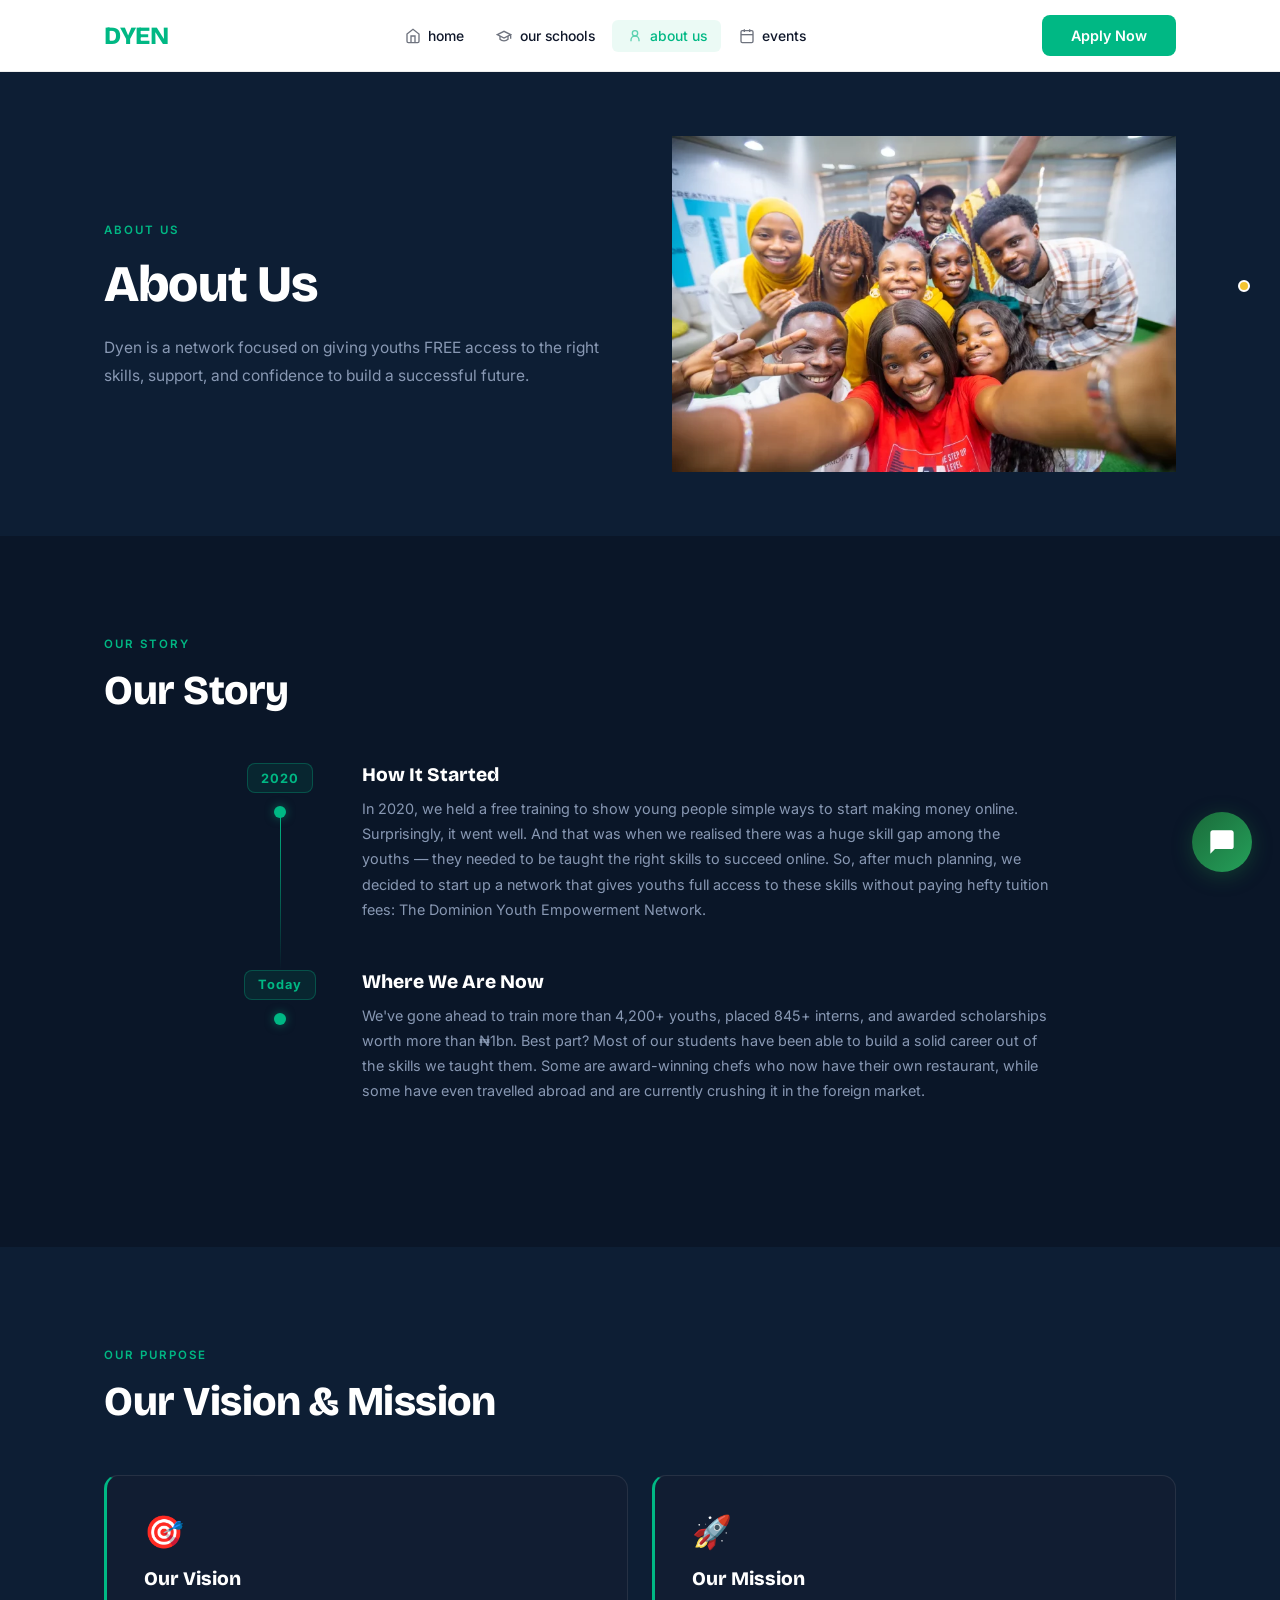
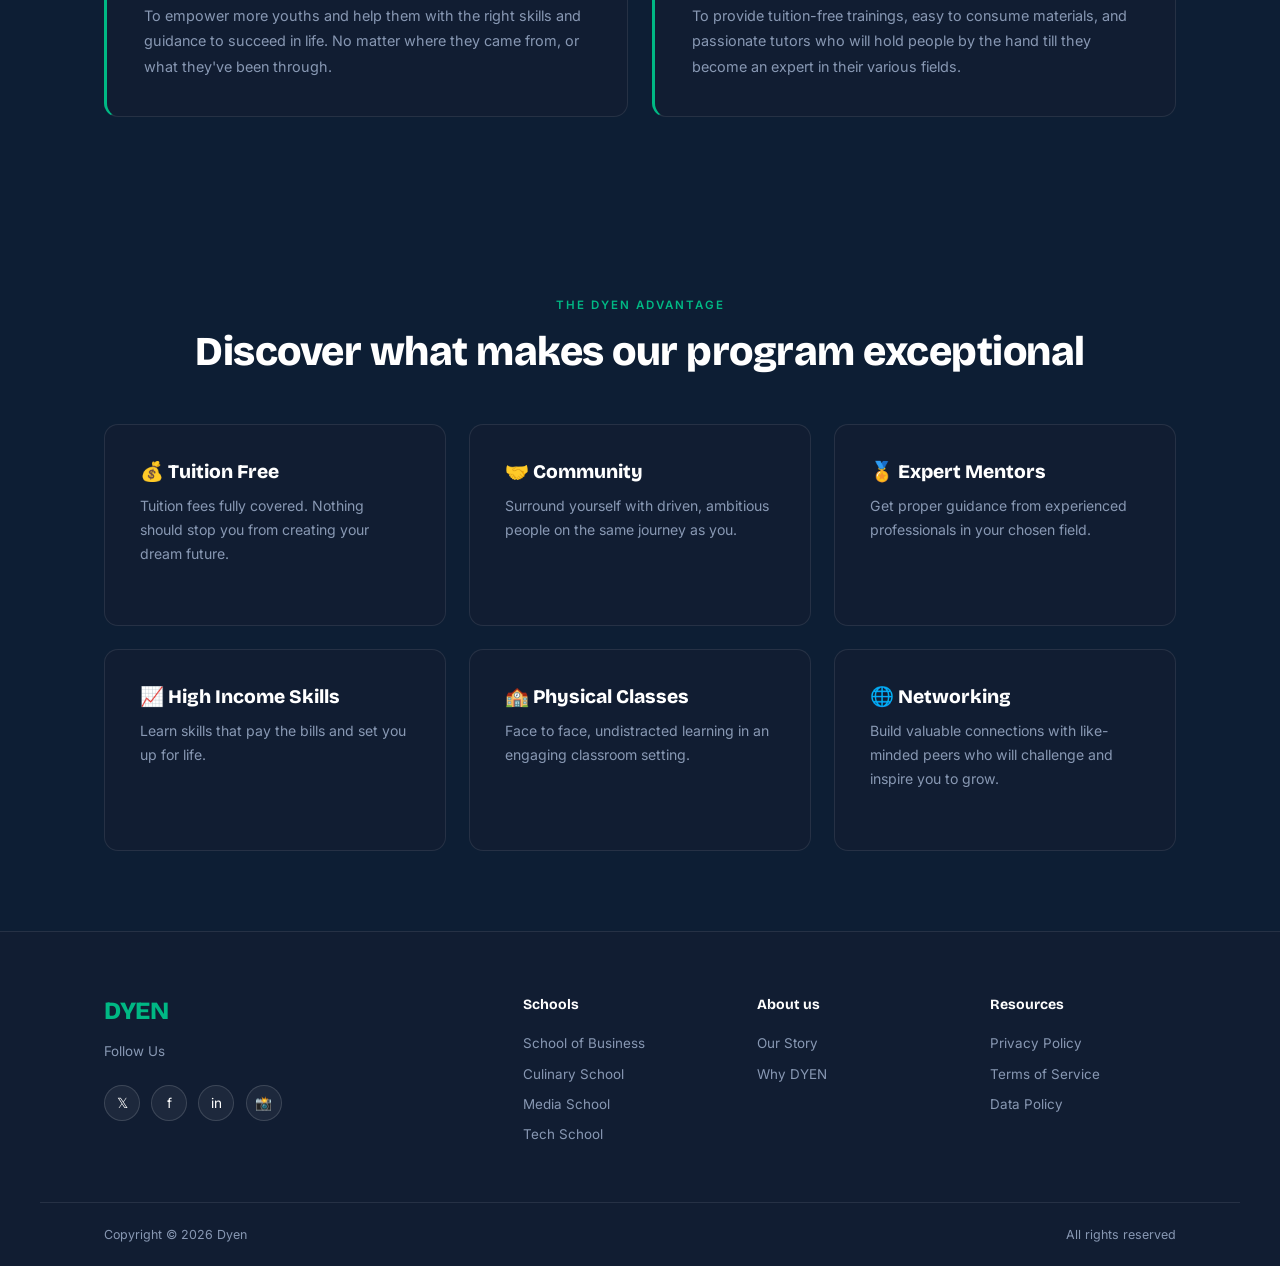
<file: about.html>
<!doctype html>
<html lang="en">
  <head>
    <meta charset="UTF-8" />
    <meta name="viewport" content="width=device-width, initial-scale=1.0" />
    <title>About Us | DYEN</title>
    <link
      href="https://fonts.googleapis.com/css2?family=Bricolage+Grotesque:opsz,wght@12..96,400;12..96,600;12..96,700;12..96,800&family=Inter:wght@300;400;500;600&display=swap"
      rel="stylesheet"
    />
    <link rel="stylesheet" href="style.css" />
  </head>
  <body>
    <!-- ═══════════ NAV ═══════════ -->
    <nav>
      <div class="nav-inner">
        <a href="index.html" class="logo-wrap" aria-label="DYEN — Home">
          <span class="logo-text">DYEN</span>
        </a>
        <ul class="nav-links">
          <li>
            <a href="index.html" id="nl-home"
              ><svg
                class="nav-icon"
                viewBox="0 0 24 24"
                fill="none"
                stroke="currentColor"
                stroke-width="2"
              >
                <path d="M3 9l9-7 9 7v11a2 2 0 01-2 2H5a2 2 0 01-2-2z" />
                <polyline points="9,22 9,12 15,12 15,22" /></svg
              >home</a
            >
          </li>
          <li>
            <a href="schools.html" id="nl-schools"
              ><svg
                class="nav-icon"
                viewBox="0 0 24 24"
                fill="none"
                stroke="currentColor"
                stroke-width="2"
              >
                <path d="M22 10v6M2 10l10-5 10 5-10 5z" />
                <path d="M6 12v5c3 3 9 3 12 0v-5" /></svg
              >our schools</a
            >
          </li>
          <li>
            <a href="about.html" id="nl-about"
              ><svg
                class="nav-icon"
                viewBox="0 0 24 24"
                fill="none"
                stroke="currentColor"
                stroke-width="2"
              >
                <circle cx="12" cy="8" r="4" />
                <path d="M6 20v-2a6 6 0 0112 0v2" /></svg
              >about us</a
            >
          </li>
          <li>
            <a href="#"
              ><svg
                class="nav-icon"
                viewBox="0 0 24 24"
                fill="none"
                stroke="currentColor"
                stroke-width="2"
              >
                <rect x="3" y="4" width="18" height="18" rx="2" />
                <line x1="16" y1="2" x2="16" y2="6" />
                <line x1="8" y1="2" x2="8" y2="6" />
                <line x1="3" y1="10" x2="21" y2="10" /></svg
              >events</a
            >
          </li>
        </ul>
        <div class="nav-cta">
          <a href="apply.html" class="btn btn-green">Apply Now</a>
        </div>
        <button
          class="hamburger"
          id="hamburgerBtn"
          onclick="toggleMobile()"
          aria-label="Open menu"
        >
          <span></span><span></span><span></span>
        </button>
      </div>
    </nav>

    <div class="mobile-menu" id="mobileMenu">
      <a href="index.html"
        ><svg
          width="18"
          height="18"
          viewBox="0 0 24 24"
          fill="none"
          stroke="currentColor"
          stroke-width="2"
        >
          <path d="M3 9l9-7 9 7v11a2 2 0 01-2 2H5a2 2 0 01-2-2z" /></svg
        >Home</a
      >
      <a href="schools.html"
        ><svg
          width="18"
          height="18"
          viewBox="0 0 24 24"
          fill="none"
          stroke="currentColor"
          stroke-width="2"
        >
          <path d="M22 10v6M2 10l10-5 10 5-10 5z" /></svg
        >Our Schools</a
      >
      <a href="about.html"
        ><svg
          width="18"
          height="18"
          viewBox="0 0 24 24"
          fill="none"
          stroke="currentColor"
          stroke-width="2"
        >
          <circle cx="12" cy="8" r="4" />
          <path d="M6 20v-2a6 6 0 0112 0v2" /></svg
        >About Us</a
      >
      <a href="#"
        ><svg
          width="18"
          height="18"
          viewBox="0 0 24 24"
          fill="none"
          stroke="currentColor"
          stroke-width="2"
        >
          <rect x="3" y="4" width="18" height="18" rx="2" />
          <line x1="16" y1="2" x2="16" y2="6" />
          <line x1="8" y1="2" x2="8" y2="6" />
          <line x1="3" y1="10" x2="21" y2="10" /></svg
        >Events</a
      >
      <a href="apply.html" class="mob-apply">Apply Now</a>
    </div>

    <!-- ═══════════ PAGE HERO ═══════════ -->
    <div class="about-hero">
      <div class="about-hero-in">
        <div class="about-hero-text">
          <span class="section-tag">About Us</span>
          <h1>About Us</h1>
          <p>
            Dyen is a network focused on giving youths FREE access to the right
            skills, support, and confidence to build a successful future.
          </p>
        </div>
        <div class="about-hero-img">
          <!-- Replace with: <img src="about-hero.jpg" alt="DYEN students in class"> -->
          <img src="about us.webp" alt="" />
          <!-- <svg
              width="32"
              height="32"
              viewBox="0 0 24 24"
              fill="none"
              stroke="currentColor"
              stroke-width="1.5"
            >
              <rect x="3" y="3" width="18" height="18" rx="2" />
              <circle cx="8.5" cy="8.5" r="1.5" />
              <path d="m21 15-5-5L5 21" />
            </svg>
            <span
              >About us hero image<br />(4:3 ratio — e.g. 580 × 435 px)</span
            > -->
        </div>
      </div>
    </div>

    <!-- ═══════════ OUR STORY ═══════════ -->
    <section class="story-sec">
      <div class="container">
        <div class="reveal">
          <span class="section-tag">Our Story</span>
          <h2 class="section-title">Our Story</h2>
        </div>
        <div class="story-wrap">
          <div class="tl-item reveal">
            <div class="tl-year-box">
              <span class="tl-year">2020</span>
              <div class="tl-dot"></div>
            </div>
            <div class="tl-body">
              <h3>How It Started</h3>
              <p>
                In 2020, we held a free training to show young people simple
                ways to start making money online. Surprisingly, it went well.
                And that was when we realised there was a huge skill gap among
                the youths — they needed to be taught the right skills to
                succeed online. So, after much planning, we decided to start up
                a network that gives youths full access to these skills without
                paying hefty tuition fees: The Dominion Youth Empowerment
                Network.
              </p>
            </div>
          </div>

          <div class="tl-item reveal">
            <div class="tl-year-box">
              <span class="tl-year">Today</span>
              <div class="tl-dot"></div>
            </div>
            <div class="tl-body">
              <h3>Where We Are Now</h3>
              <p>
                We've gone ahead to train more than 4,200+ youths, placed 845+
                interns, and awarded scholarships worth more than ₦1bn. Best
                part? Most of our students have been able to build a solid
                career out of the skills we taught them. Some are award-winning
                chefs who now have their own restaurant, while some have even
                travelled abroad and are currently crushing it in the foreign
                market.
              </p>
            </div>
          </div>
        </div>
      </div>
    </section>

    <!-- ═══════════ VISION & MISSION ═══════════ -->
    <section class="vm-sec">
      <div class="container">
        <div class="reveal">
          <span class="section-tag">Our Purpose</span>
          <h2 class="section-title">Our Vision &amp; Mission</h2>
        </div>
        <div class="vm-grid">
          <div class="vm-card reveal">
            <div class="vm-icon">🎯</div>
            <h3>Our Vision</h3>
            <p>
              To empower more youths and help them with the right skills and
              guidance to succeed in life. No matter where they came from, or
              what they've been through.
            </p>
          </div>
          <div class="vm-card reveal">
            <div class="vm-icon">🚀</div>
            <h3>Our Mission</h3>
            <p>
              To provide tuition-free trainings, easy to consume materials, and
              passionate tutors who will hold people by the hand till they
              become an expert in their various fields.
            </p>
          </div>
        </div>
      </div>
    </section>

    <!-- ═══════════ THE DYEN ADVANTAGE ═══════════ -->
    <section class="wwd" style="padding: 5rem 0">
      <div class="container">
        <div class="reveal" style="text-align: center; margin-bottom: 1rem">
          <span class="section-tag">The DYEN Advantage</span>
          <h2 class="section-title">
            Discover what makes our program exceptional
          </h2>
        </div>
        <div class="adv-grid">
          <div class="cando-card reveal">
            <h3>💰 Tuition Free</h3>
            <p>
              Tuition fees fully covered. Nothing should stop you from creating
              your dream future.
            </p>
          </div>
          <div class="cando-card reveal">
            <h3>🤝 Community</h3>
            <p>
              Surround yourself with driven, ambitious people on the same
              journey as you.
            </p>
          </div>
          <div class="cando-card reveal">
            <h3>🏅 Expert Mentors</h3>
            <p>
              Get proper guidance from experienced professionals in your chosen
              field.
            </p>
          </div>
          <div class="cando-card reveal">
            <h3>📈 High Income Skills</h3>
            <p>Learn skills that pay the bills and set you up for life.</p>
          </div>
          <div class="cando-card reveal">
            <h3>🏫 Physical Classes</h3>
            <p>
              Face to face, undistracted learning in an engaging classroom
              setting.
            </p>
          </div>
          <div class="cando-card reveal">
            <h3>🌐 Networking</h3>
            <p>
              Build valuable connections with like-minded peers who will
              challenge and inspire you to grow.
            </p>
          </div>
        </div>
      </div>
    </section>

    <!-- ═══════════ FOOTER ═══════════ -->
    <footer>
      <div class="footer-top">
        <div class="footer-brand">
          <span class="logo-text">DYEN</span>
          <p>Follow Us</p>
          <div class="social-row">
            <a href="#" class="soc">𝕏</a><a href="#" class="soc">f</a>
            <a href="#" class="soc">in</a><a href="#" class="soc">📸</a>
          </div>
        </div>
        <div class="footer-col">
          <h4>Schools</h4>
          <ul>
            <li>
              <a href="schools.html?type=DigitalMarketing"
                >School of Business</a
              >
            </li>
            <li><a href="schools.html?type=Culinary">Culinary School</a></li>
            <li><a href="schools.html?type=Media">Media School</a></li>
            <li><a href="schools.html?type=Tech">Tech School</a></li>
          </ul>
        </div>
        <div class="footer-col">
          <h4>About us</h4>
          <ul>
            <li><a href="about.html">Our Story</a></li>
            <li><a href="about.html">Why DYEN</a></li>
          </ul>
        </div>
        <div class="footer-col">
          <h4>Resources</h4>
          <ul>
            <li><a href="#">Privacy Policy</a></li>
            <li><a href="#">Terms of Service</a></li>
            <li><a href="#">Data Policy</a></li>
          </ul>
        </div>
      </div>
      <div class="footer-bottom">
        <span>Copyright © 2026 Dyen</span>
        <span>All rights reserved</span>
      </div>
    </footer>
    <div id="dyen-chat-bubble">
      <div id="dyen-chat-window">
        <!-- Header -->
        <div id="dyen-chat-header">
          <div id="dyen-avatar">🌱</div>
          <div id="dyen-header-info">
            <h4>DYEN Assistant</h4>
            <p>Online &mdash; Ready to help</p>
          </div>
        </div>

        <!-- Messages -->
        <div id="dyen-messages">
          <div class="dyen-msg-label">DYEN Assistant</div>
          <div class="dyen-msg bot">
            👋 Hi there! Welcome to <strong>DYEN</strong> — Dominion Youth
            Empowerment Network. I'm here to answer your questions about our
            programs, schools, and how to apply. How can I help you today?
          </div>
        </div>

        <!-- Input Bar -->
        <div id="dyen-input-bar">
          <input
            id="dyen-input"
            type="text"
            placeholder="Ask me anything…"
            autocomplete="off"
          />
          <button id="dyen-send-btn" title="Send message">
            <svg viewBox="0 0 24 24" xmlns="http://www.w3.org/2000/svg">
              <path d="M2.01 21L23 12 2.01 3 2 10l15 2-15 2z" />
            </svg>
          </button>
        </div>

        <!-- Footer -->
        <div id="dyen-chat-footer">
          Powered by DYEN &bull; Warri, Delta State
        </div>
      </div>

      <!-- Toggle Button -->
      <button id="dyen-toggle-btn" title="Chat with us">
        <div id="dyen-unread-dot"></div>
        <!-- Chat icon -->
        <svg
          class="icon-chat"
          viewBox="0 0 24 24"
          xmlns="http://www.w3.org/2000/svg"
        >
          <path
            d="M20 2H4c-1.1 0-2 .9-2 2v18l4-4h14c1.1 0 2-.9 2-2V4c0-1.1-.9-2-2-2z"
          />
        </svg>
        <!-- Close icon -->
        <svg
          class="icon-close"
          viewBox="0 0 24 24"
          xmlns="http://www.w3.org/2000/svg"
        >
          <path
            d="M19 6.41L17.59 5 12 10.59 6.41 5 5 6.41 10.59 12 5 17.59 6.41 19 12 13.41 17.59 19 19 17.59 13.41 12z"
          />
        </svg>
      </button>
    </div>
    <script src="main.js"></script>
  </body>
</html>
</file>
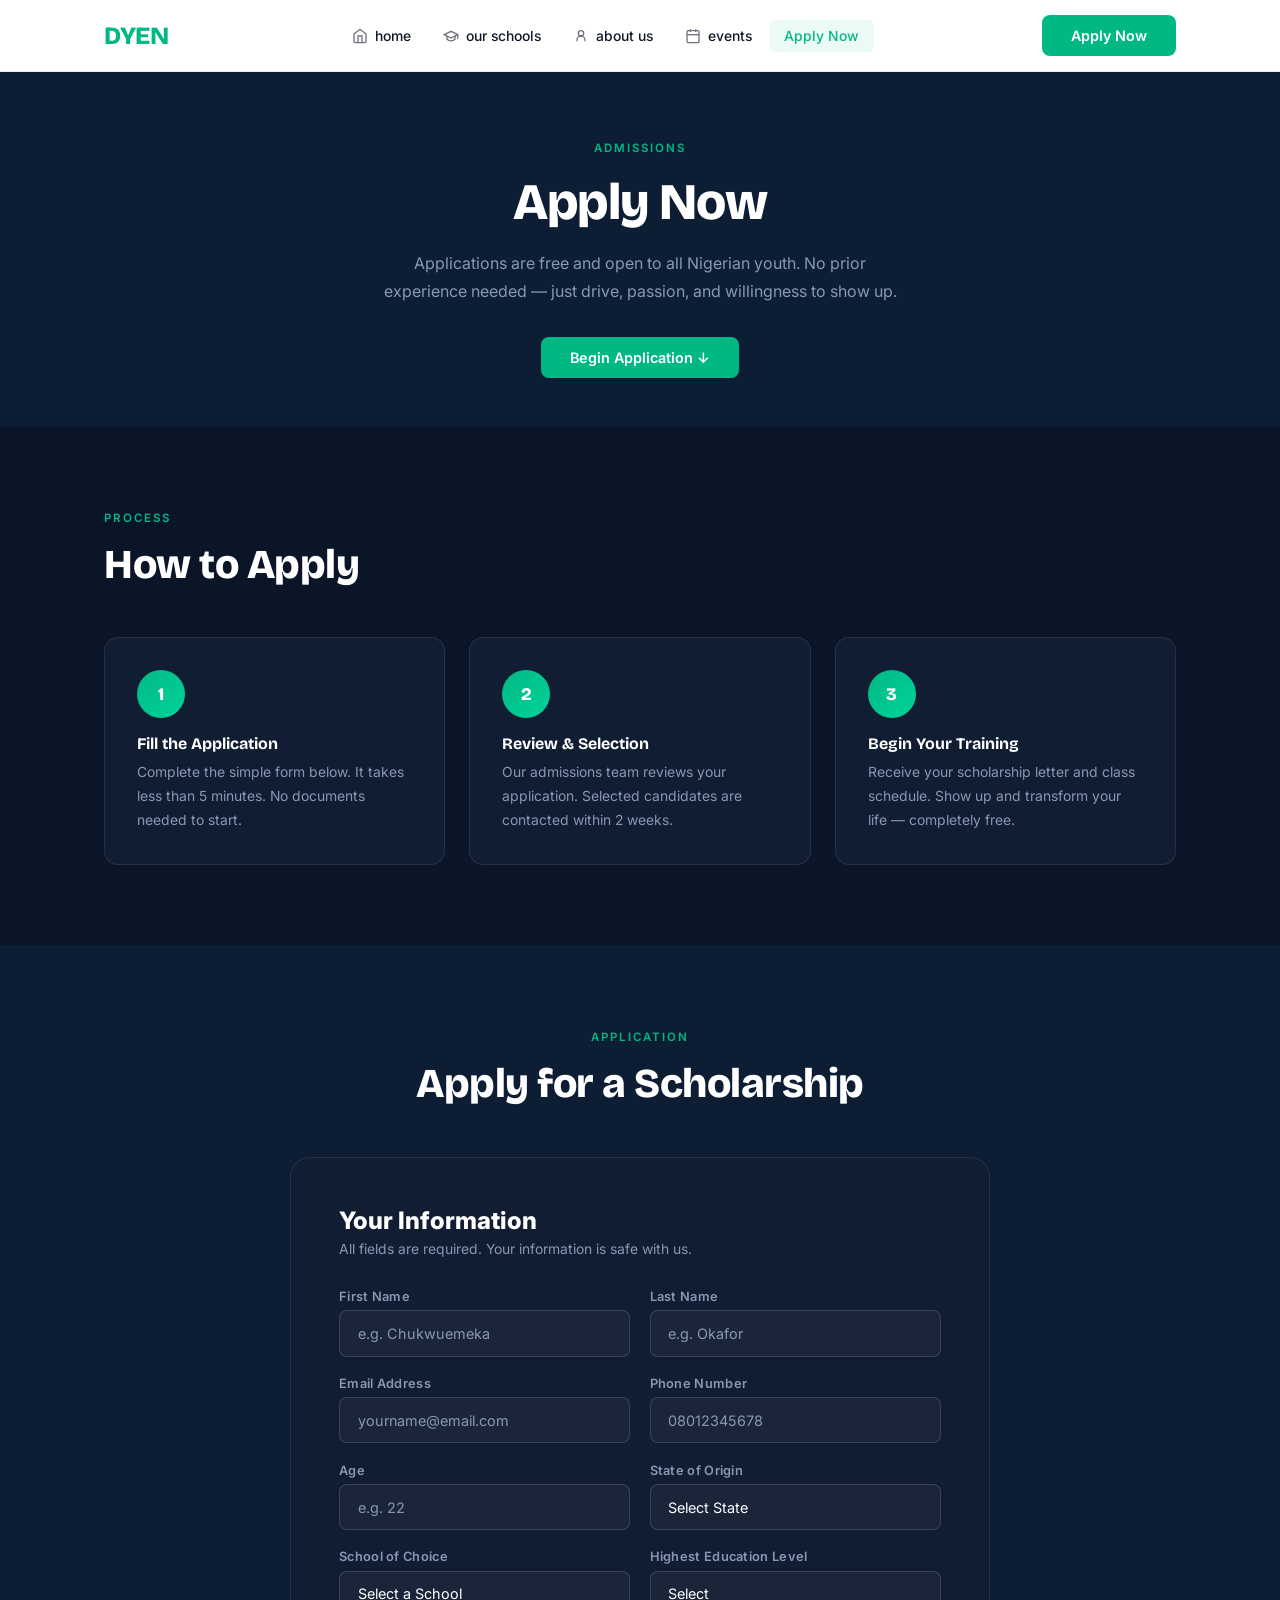
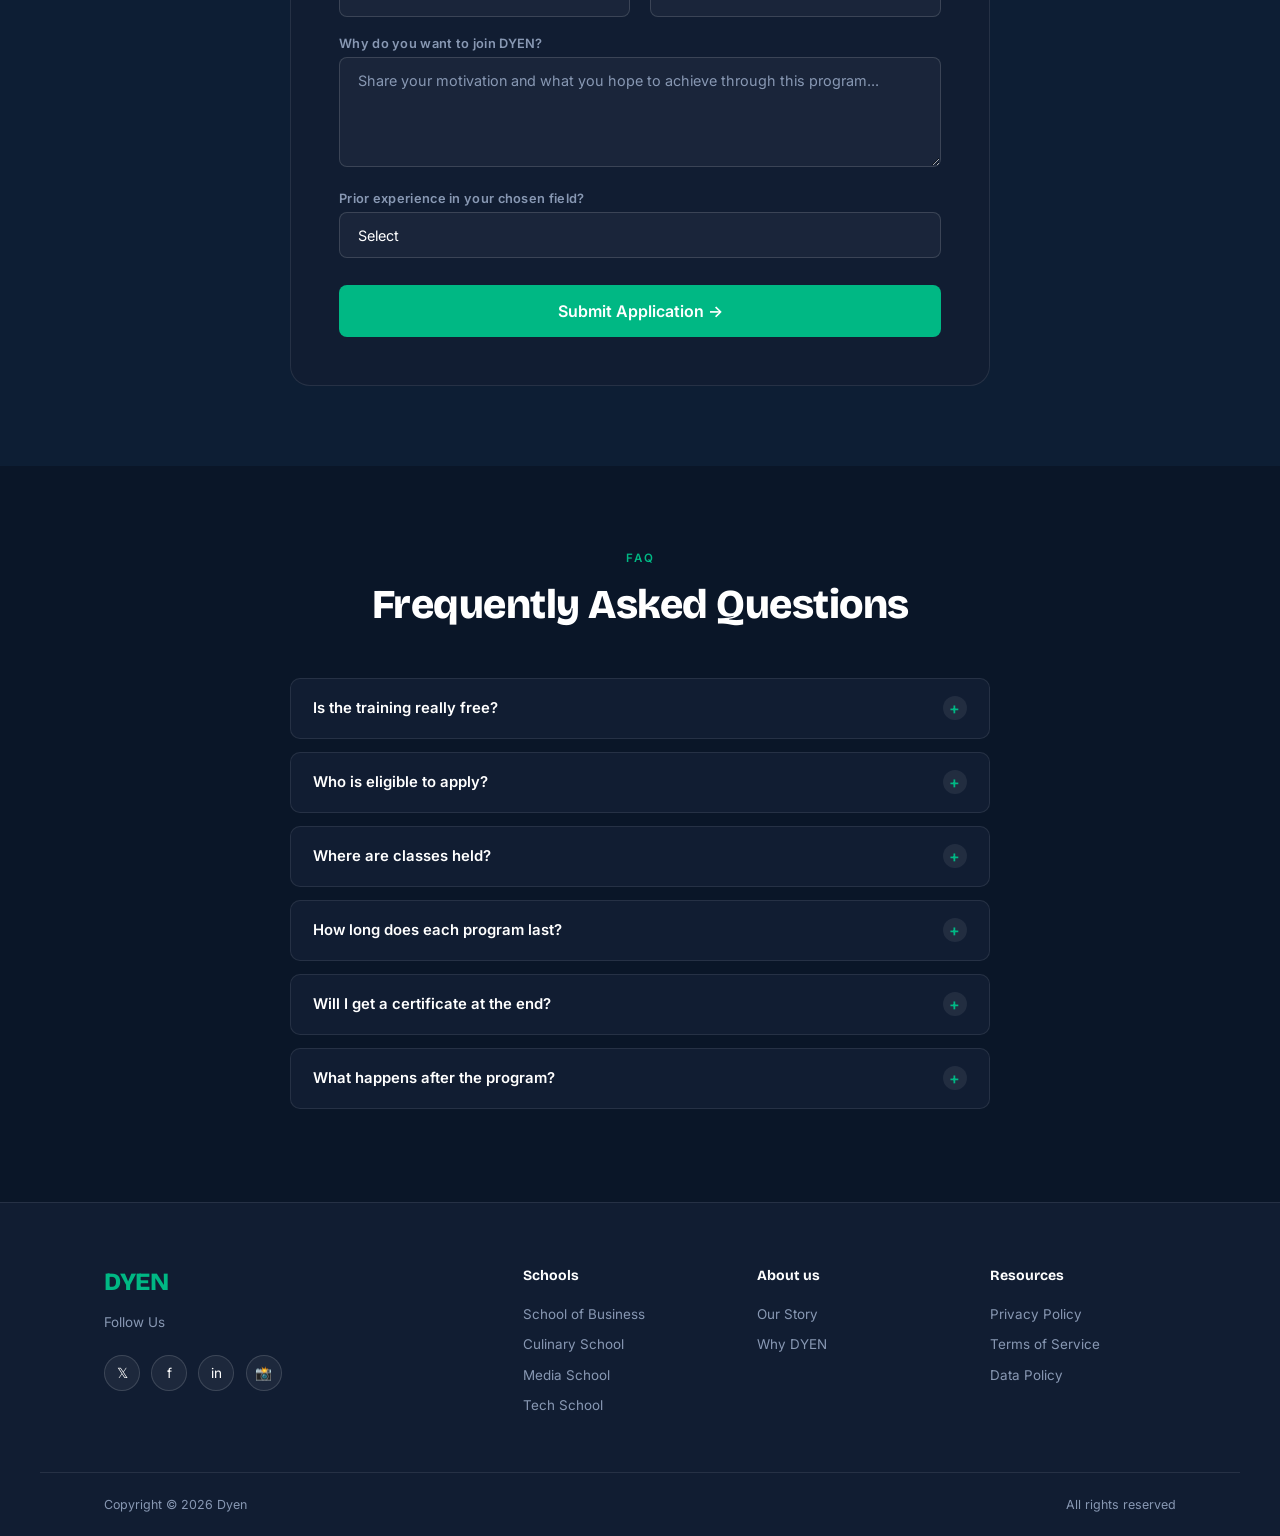
<file: apply.html>
<!doctype html>
<html lang="en">
  <head>
    <meta charset="UTF-8" />
    <meta name="viewport" content="width=device-width, initial-scale=1.0" />
    <title>Apply Now | DYEN</title>
    <link
      href="https://fonts.googleapis.com/css2?family=Bricolage+Grotesque:opsz,wght@12..96,400;12..96,600;12..96,700;12..96,800&family=Inter:wght@300;400;500;600&display=swap"
      rel="stylesheet"
    />
    <link rel="stylesheet" href="style.css" />
  </head>
  <body>
    <!-- ═══════════ NAV ═══════════ -->
    <nav>
      <div class="nav-inner">
        <a href="index.html" class="logo-wrap" aria-label="DYEN — Home">
          <span class="logo-text">DYEN</span>
        </a>
        <ul class="nav-links">
          <li>
            <a href="index.html" id="nl-home"
              ><svg
                class="nav-icon"
                viewBox="0 0 24 24"
                fill="none"
                stroke="currentColor"
                stroke-width="2"
              >
                <path d="M3 9l9-7 9 7v11a2 2 0 01-2 2H5a2 2 0 01-2-2z" />
                <polyline points="9,22 9,12 15,12 15,22" /></svg
              >home</a
            >
          </li>
          <li>
            <a href="schools.html" id="nl-schools"
              ><svg
                class="nav-icon"
                viewBox="0 0 24 24"
                fill="none"
                stroke="currentColor"
                stroke-width="2"
              >
                <path d="M22 10v6M2 10l10-5 10 5-10 5z" />
                <path d="M6 12v5c3 3 9 3 12 0v-5" /></svg
              >our schools</a
            >
          </li>
          <li>
            <a href="about.html" id="nl-about"
              ><svg
                class="nav-icon"
                viewBox="0 0 24 24"
                fill="none"
                stroke="currentColor"
                stroke-width="2"
              >
                <circle cx="12" cy="8" r="4" />
                <path d="M6 20v-2a6 6 0 0112 0v2" /></svg
              >about us</a
            >
          </li>
          <li>
            <a href="#"
              ><svg
                class="nav-icon"
                viewBox="0 0 24 24"
                fill="none"
                stroke="currentColor"
                stroke-width="2"
              >
                <rect x="3" y="4" width="18" height="18" rx="2" />
                <line x1="16" y1="2" x2="16" y2="6" />
                <line x1="8" y1="2" x2="8" y2="6" />
                <line x1="3" y1="10" x2="21" y2="10" /></svg
              >events</a
            >
          </li>
          <!-- Apply Now is highlighted as a separate nav item on this page -->
          <li><a href="apply.html" id="nl-apply">Apply Now</a></li>
        </ul>
        <div class="nav-cta">
          <a href="apply.html" class="btn btn-green">Apply Now</a>
        </div>
        <button
          class="hamburger"
          id="hamburgerBtn"
          onclick="toggleMobile()"
          aria-label="Open menu"
        >
          <span></span><span></span><span></span>
        </button>
      </div>
    </nav>

    <div class="mobile-menu" id="mobileMenu">
      <a href="index.html"
        ><svg
          width="18"
          height="18"
          viewBox="0 0 24 24"
          fill="none"
          stroke="currentColor"
          stroke-width="2"
        >
          <path d="M3 9l9-7 9 7v11a2 2 0 01-2 2H5a2 2 0 01-2-2z" /></svg
        >Home</a
      >
      <a href="schools.html"
        ><svg
          width="18"
          height="18"
          viewBox="0 0 24 24"
          fill="none"
          stroke="currentColor"
          stroke-width="2"
        >
          <path d="M22 10v6M2 10l10-5 10 5-10 5z" /></svg
        >Our Schools</a
      >
      <a href="about.html"
        ><svg
          width="18"
          height="18"
          viewBox="0 0 24 24"
          fill="none"
          stroke="currentColor"
          stroke-width="2"
        >
          <circle cx="12" cy="8" r="4" />
          <path d="M6 20v-2a6 6 0 0112 0v2" /></svg
        >About Us</a
      >
      <a href="#"
        ><svg
          width="18"
          height="18"
          viewBox="0 0 24 24"
          fill="none"
          stroke="currentColor"
          stroke-width="2"
        >
          <rect x="3" y="4" width="18" height="18" rx="2" />
          <line x1="16" y1="2" x2="16" y2="6" />
          <line x1="8" y1="2" x2="8" y2="6" />
          <line x1="3" y1="10" x2="21" y2="10" /></svg
        >Events</a
      >
      <a href="apply.html" class="mob-apply">Apply Now</a>
    </div>

    <!-- ═══════════ PAGE HERO ═══════════ -->
    <div class="apply-hero">
      <div class="inner">
        <span class="section-tag">Admissions</span>
        <h1>Apply Now</h1>
        <p>
          Applications are free and open to all Nigerian youth. No prior
          experience needed — just drive, passion, and willingness to show up.
        </p>
        <a href="#formSec" class="btn btn-green">Begin Application ↓</a>
      </div>
    </div>

    <!-- ═══════════ HOW TO APPLY ═══════════ -->
    <section class="apply-steps">
      <div class="container">
        <div class="reveal">
          <span class="section-tag">Process</span>
          <h2 class="section-title">How to Apply</h2>
        </div>
        <div class="steps-row">
          <div class="step-card reveal">
            <div class="step-num-circle">1</div>
            <h4>Fill the Application</h4>
            <p>
              Complete the simple form below. It takes less than 5 minutes. No
              documents needed to start.
            </p>
          </div>
          <div class="step-card reveal">
            <div class="step-num-circle">2</div>
            <h4>Review &amp; Selection</h4>
            <p>
              Our admissions team reviews your application. Selected candidates
              are contacted within 2 weeks.
            </p>
          </div>
          <div class="step-card reveal">
            <div class="step-num-circle">3</div>
            <h4>Begin Your Training</h4>
            <p>
              Receive your scholarship letter and class schedule. Show up and
              transform your life — completely free.
            </p>
          </div>
        </div>
      </div>
    </section>

    <!-- ═══════════ APPLICATION FORM ═══════════ -->
    <section class="apply-form-sec" id="formSec">
      <div class="container">
        <div class="reveal" style="text-align: center; margin-bottom: 3rem">
          <span class="section-tag">Application</span>
          <h2 class="section-title">Apply for a Scholarship</h2>
        </div>

        <div class="form-card reveal">
          <!-- Form fields (hidden on success) -->
          <div id="formBody">
            <div class="form-card-title">Your Information</div>
            <p class="form-card-sub">
              All fields are required. Your information is safe with us.
            </p>

            <div class="form-row-2">
              <div class="form-group">
                <label class="form-label" for="firstName">First Name</label>
                <input
                  class="form-control"
                  id="firstName"
                  type="text"
                  placeholder="e.g. Chukwuemeka"
                />
              </div>
              <div class="form-group">
                <label class="form-label" for="lastName">Last Name</label>
                <input
                  class="form-control"
                  id="lastName"
                  type="text"
                  placeholder="e.g. Okafor"
                />
              </div>
            </div>

            <div class="form-row-2">
              <div class="form-group">
                <label class="form-label" for="email">Email Address</label>
                <input
                  class="form-control"
                  id="email"
                  type="email"
                  placeholder="yourname@email.com"
                />
              </div>
              <div class="form-group">
                <label class="form-label" for="phone">Phone Number</label>
                <input
                  class="form-control"
                  id="phone"
                  type="tel"
                  placeholder="08012345678"
                />
              </div>
            </div>

            <div class="form-row-2">
              <div class="form-group">
                <label class="form-label" for="age">Age</label>
                <input
                  class="form-control"
                  id="age"
                  type="number"
                  min="16"
                  max="35"
                  placeholder="e.g. 22"
                />
              </div>
              <div class="form-group">
                <label class="form-label" for="state">State of Origin</label>
                <select class="form-control" id="state">
                  <option value="">Select State</option>
                  <option>Delta State</option>
                  <option>Lagos State</option>
                  <option>Rivers State</option>
                  <option>Anambra State</option>
                  <option>Imo State</option>
                  <option>Edo State</option>
                  <option>Bayelsa State</option>
                  <option>Cross River State</option>
                  <option>Akwa Ibom State</option>
                  <option>Ogun State</option>
                  <option>Oyo State</option>
                  <option>Enugu State</option>
                  <option>Abia State</option>
                  <option>Ebonyi State</option>
                  <option>Kano State</option>
                  <option>Kaduna State</option>
                  <option>Other</option>
                </select>
              </div>
            </div>

            <div class="form-row-2">
              <div class="form-group">
                <label class="form-label" for="school">School of Choice</label>
                <select class="form-control" id="school">
                  <option value="">Select a School</option>
                  <option>School of Business</option>
                  <option>School of Tech</option>
                  <option>School of Media</option>
                  <option>School of Culinary</option>
                </select>
              </div>
              <div class="form-group">
                <label class="form-label" for="education"
                  >Highest Education Level</label
                >
                <select class="form-control" id="education">
                  <option value="">Select</option>
                  <option>Secondary School (SSCE)</option>
                  <option>OND / NCE</option>
                  <option>HND / B.Sc.</option>
                  <option>Postgraduate</option>
                  <option>No formal education</option>
                </select>
              </div>
            </div>

            <div class="form-group">
              <label class="form-label" for="motivation"
                >Why do you want to join DYEN?</label
              >
              <textarea
                class="form-control"
                id="motivation"
                placeholder="Share your motivation and what you hope to achieve through this program..."
              ></textarea>
            </div>

            <div class="form-group">
              <label class="form-label" for="experience"
                >Prior experience in your chosen field?</label
              >
              <select class="form-control" id="experience">
                <option value="">Select</option>
                <option>No experience at all</option>
                <option>A little (self-taught)</option>
                <option>Some formal training</option>
                <option>Intermediate level</option>
              </select>
            </div>

            <button class="btn btn-green form-submit" onclick="submitApp()">
              Submit Application →
            </button>
          </div>

          <!-- Success state (shown after submit) -->
          <div class="success-state" id="successMsg">
            <div class="success-icon">✓</div>
            <h3>Application Submitted!</h3>
            <p>
              Thank you for applying to DYEN. Our admissions team will review
              your application and get back to you within 2 weeks via email or
              phone. Keep an eye on your inbox.
            </p>
            <a
              href="index.html"
              class="btn btn-green-outline"
              style="margin-top: 1.5rem"
              >Back to Home</a
            >
          </div>
        </div>
      </div>
    </section>

    <!-- ═══════════ FAQ ═══════════ -->
    <section class="faq-sec">
      <div class="container">
        <div class="reveal" style="text-align: center">
          <span class="section-tag">FAQ</span>
          <h2 class="section-title">Frequently Asked Questions</h2>
        </div>
        <div class="faq-list">
          <div class="faq-item reveal">
            <div class="faq-q">
              Is the training really free?
              <div class="faq-ic">+</div>
            </div>
            <div class="faq-a">
              Yes, completely free. DYEN covers all tuition costs through
              scholarships. You will never be asked to pay for your training.
            </div>
          </div>

          <div class="faq-item reveal">
            <div class="faq-q">
              Who is eligible to apply?
              <div class="faq-ic">+</div>
            </div>
            <div class="faq-a">
              Any Nigerian youth between 16 and 35 years old can apply. No prior
              experience is required — just passion and commitment to show up.
            </div>
          </div>

          <div class="faq-item reveal">
            <div class="faq-q">
              Where are classes held?
              <div class="faq-ic">+</div>
            </div>
            <div class="faq-a">
              Classes are currently held physically in Warri, Delta State. We
              believe strongly in the power of face-to-face learning.
            </div>
          </div>

          <div class="faq-item reveal">
            <div class="faq-q">
              How long does each program last?
              <div class="faq-ic">+</div>
            </div>
            <div class="faq-a">
              Programs range from 2 to 4 months depending on the course. You
              will receive a detailed schedule upon admission.
            </div>
          </div>

          <div class="faq-item reveal">
            <div class="faq-q">
              Will I get a certificate at the end?
              <div class="faq-ic">+</div>
            </div>
            <div class="faq-a">
              Yes! Students who complete the program and meet attendance
              requirements receive an official DYEN certificate of completion.
            </div>
          </div>

          <div class="faq-item reveal">
            <div class="faq-q">
              What happens after the program?
              <div class="faq-ic">+</div>
            </div>
            <div class="faq-a">
              DYEN supports graduates through internship placements and
              networking events to help you connect with employers, clients, and
              fellow graduates.
            </div>
          </div>
        </div>
      </div>
    </section>

    <!-- ═══════════ FOOTER ═══════════ -->
    <footer>
      <div class="footer-top">
        <div class="footer-brand">
          <span class="logo-text">DYEN</span>
          <p>Follow Us</p>
          <div class="social-row">
            <a href="#" class="soc">𝕏</a><a href="#" class="soc">f</a>
            <a href="#" class="soc">in</a><a href="#" class="soc">📸</a>
          </div>
        </div>
        <div class="footer-col">
          <h4>Schools</h4>
          <ul>
            <li>
              <a href="schools.html?type=DigitalMarketing"
                >School of Business</a
              >
            </li>
            <li><a href="schools.html?type=Culinary">Culinary School</a></li>
            <li><a href="schools.html?type=Media">Media School</a></li>
            <li><a href="schools.html?type=Tech">Tech School</a></li>
          </ul>
        </div>
        <div class="footer-col">
          <h4>About us</h4>
          <ul>
            <li><a href="about.html">Our Story</a></li>
            <li><a href="about.html">Why DYEN</a></li>
          </ul>
        </div>
        <div class="footer-col">
          <h4>Resources</h4>
          <ul>
            <li><a href="#">Privacy Policy</a></li>
            <li><a href="#">Terms of Service</a></li>
            <li><a href="#">Data Policy</a></li>
          </ul>
        </div>
      </div>
      <div class="footer-bottom">
        <span>Copyright © 2026 Dyen</span>
        <span>All rights reserved</span>
      </div>
    </footer>

    <script src="main.js"></script>
  </body>
</html>
</file>
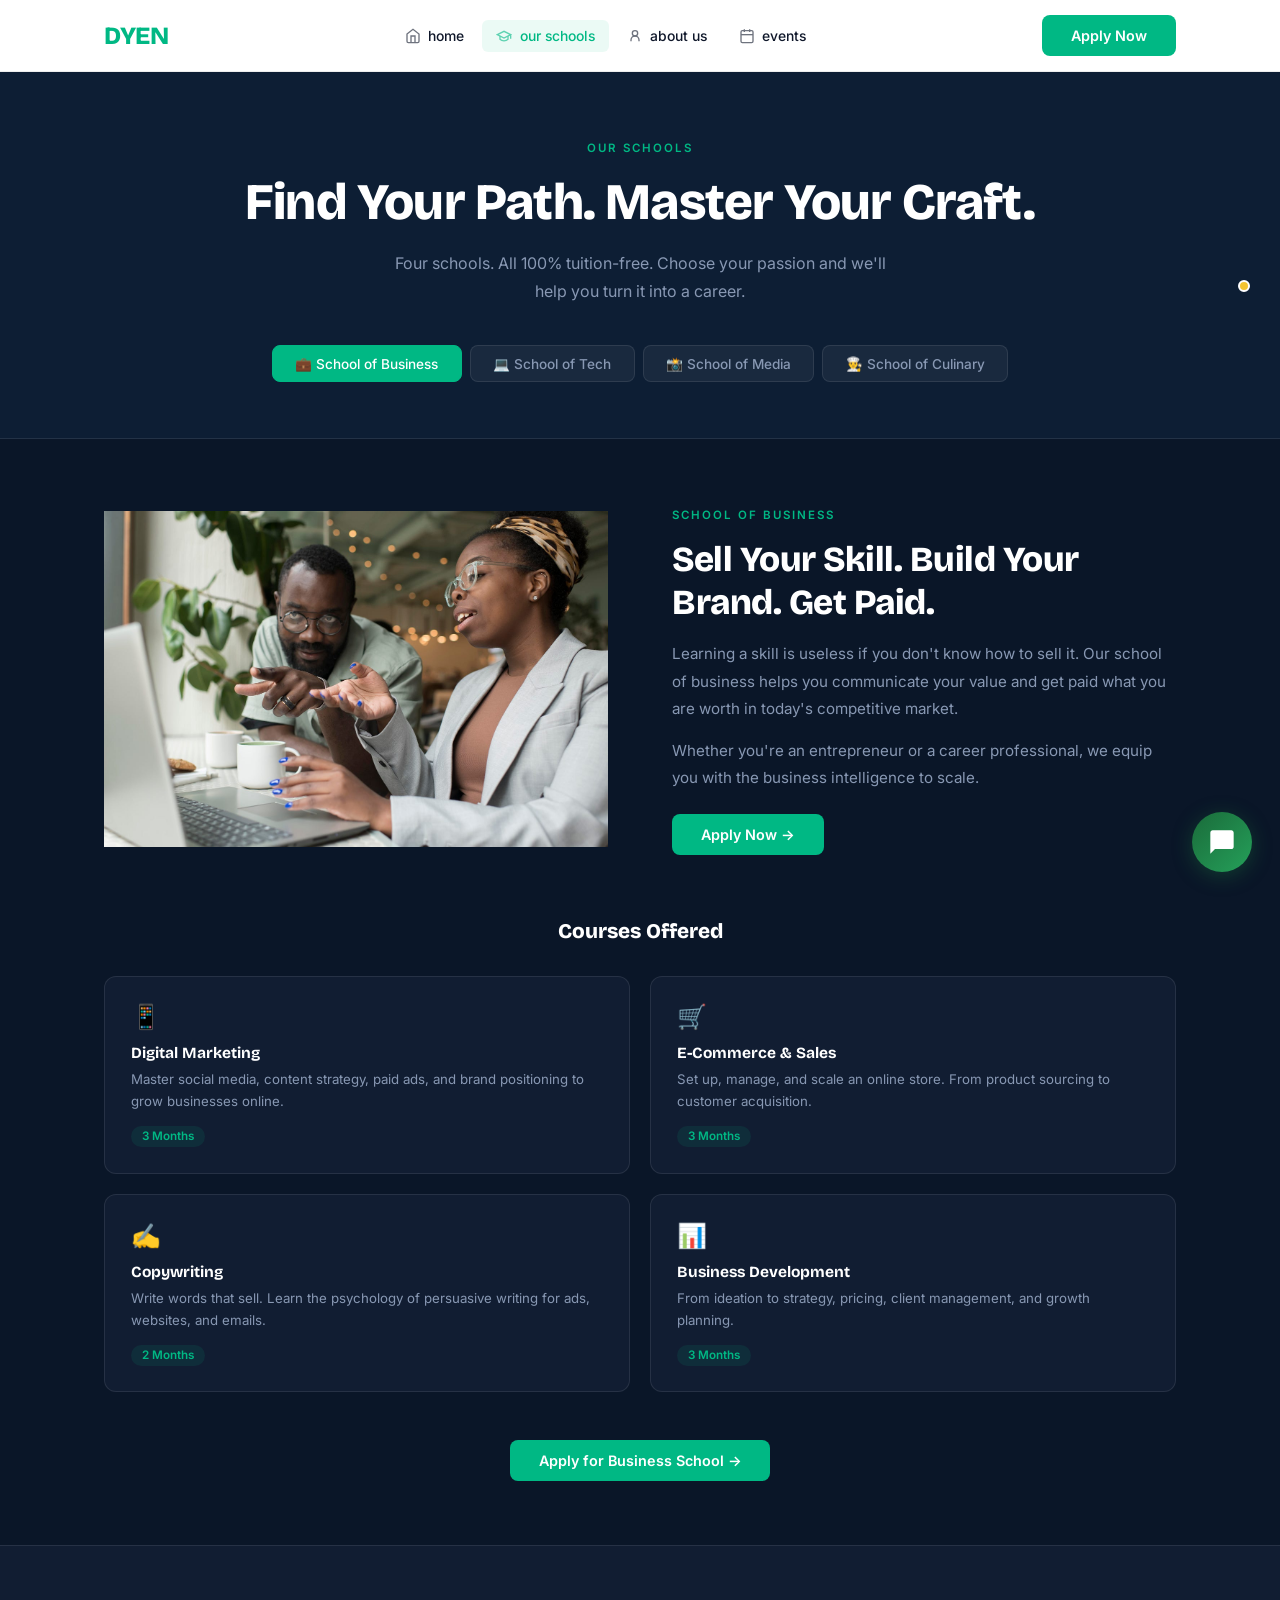
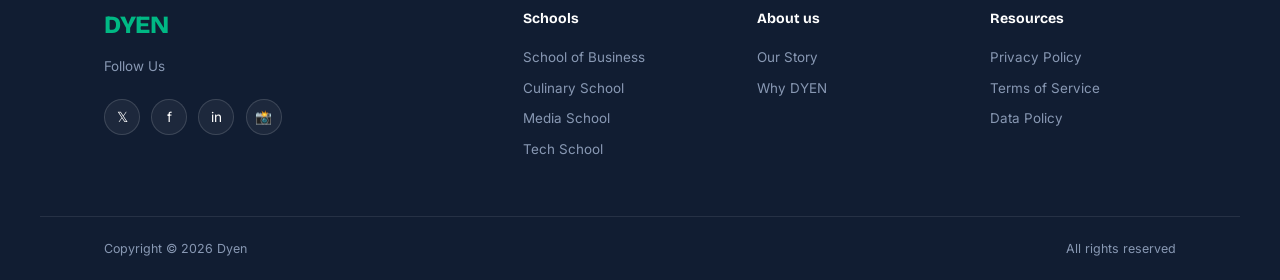
<file: schools.html>
<!doctype html>
<html lang="en">
  <head>
    <meta charset="UTF-8" />
    <meta name="viewport" content="width=device-width, initial-scale=1.0" />
    <title>Our Schools | DYEN</title>
    <link
      href="https://fonts.googleapis.com/css2?family=Bricolage+Grotesque:opsz,wght@12..96,400;12..96,600;12..96,700;12..96,800&family=Inter:wght@300;400;500;600&display=swap"
      rel="stylesheet"
    />
    <link rel="stylesheet" href="style.css" />
  </head>
  <body>
    <!-- ═══════════ NAV ═══════════ -->
    <nav>
      <div class="nav-inner">
        <a href="index.html" class="logo-wrap" aria-label="DYEN — Home">
          <span class="logo-text">DYEN</span>
        </a>
        <ul class="nav-links">
          <li>
            <a href="index.html" id="nl-home"
              ><svg
                class="nav-icon"
                viewBox="0 0 24 24"
                fill="none"
                stroke="currentColor"
                stroke-width="2"
              >
                <path d="M3 9l9-7 9 7v11a2 2 0 01-2 2H5a2 2 0 01-2-2z" />
                <polyline points="9,22 9,12 15,12 15,22" /></svg
              >home</a
            >
          </li>
          <li>
            <a href="schools.html" id="nl-schools"
              ><svg
                class="nav-icon"
                viewBox="0 0 24 24"
                fill="none"
                stroke="currentColor"
                stroke-width="2"
              >
                <path d="M22 10v6M2 10l10-5 10 5-10 5z" />
                <path d="M6 12v5c3 3 9 3 12 0v-5" /></svg
              >our schools</a
            >
          </li>
          <li>
            <a href="about.html" id="nl-about"
              ><svg
                class="nav-icon"
                viewBox="0 0 24 24"
                fill="none"
                stroke="currentColor"
                stroke-width="2"
              >
                <circle cx="12" cy="8" r="4" />
                <path d="M6 20v-2a6 6 0 0112 0v2" /></svg
              >about us</a
            >
          </li>
          <li>
            <a href="#"
              ><svg
                class="nav-icon"
                viewBox="0 0 24 24"
                fill="none"
                stroke="currentColor"
                stroke-width="2"
              >
                <rect x="3" y="4" width="18" height="18" rx="2" />
                <line x1="16" y1="2" x2="16" y2="6" />
                <line x1="8" y1="2" x2="8" y2="6" />
                <line x1="3" y1="10" x2="21" y2="10" /></svg
              >events</a
            >
          </li>
        </ul>
        <div class="nav-cta">
          <a href="apply.html" class="btn btn-green">Apply Now</a>
        </div>
        <button
          class="hamburger"
          id="hamburgerBtn"
          onclick="toggleMobile()"
          aria-label="Open menu"
        >
          <span></span><span></span><span></span>
        </button>
      </div>
    </nav>

    <div class="mobile-menu" id="mobileMenu">
      <a href="index.html"
        ><svg
          width="18"
          height="18"
          viewBox="0 0 24 24"
          fill="none"
          stroke="currentColor"
          stroke-width="2"
        >
          <path d="M3 9l9-7 9 7v11a2 2 0 01-2 2H5a2 2 0 01-2-2z" /></svg
        >Home</a
      >
      <a href="schools.html"
        ><svg
          width="18"
          height="18"
          viewBox="0 0 24 24"
          fill="none"
          stroke="currentColor"
          stroke-width="2"
        >
          <path d="M22 10v6M2 10l10-5 10 5-10 5z" /></svg
        >Our Schools</a
      >
      <a href="about.html"
        ><svg
          width="18"
          height="18"
          viewBox="0 0 24 24"
          fill="none"
          stroke="currentColor"
          stroke-width="2"
        >
          <circle cx="12" cy="8" r="4" />
          <path d="M6 20v-2a6 6 0 0112 0v2" /></svg
        >About Us</a
      >
      <a href="#"
        ><svg
          width="18"
          height="18"
          viewBox="0 0 24 24"
          fill="none"
          stroke="currentColor"
          stroke-width="2"
        >
          <rect x="3" y="4" width="18" height="18" rx="2" />
          <line x1="16" y1="2" x2="16" y2="6" />
          <line x1="8" y1="2" x2="8" y2="6" />
          <line x1="3" y1="10" x2="21" y2="10" /></svg
        >Events</a
      >
      <a href="apply.html" class="mob-apply">Apply Now</a>
    </div>

    <!-- ═══════════ PAGE HERO ═══════════ -->
    <div class="schools-page-hero">
      <div class="inner">
        <span class="section-tag">Our Schools</span>
        <h1>Find Your Path. Master Your Craft.</h1>
        <p>
          Four schools. All 100% tuition-free. Choose your passion and we'll
          help you turn it into a career.
        </p>
        <div class="school-tabs">
          <button
            class="s-tab active"
            onclick="openSchool('DigitalMarketing', this)"
          >
            💼 School of Business
          </button>
          <button class="s-tab" onclick="openSchool('Tech', this)">
            💻 School of Tech
          </button>
          <button class="s-tab" onclick="openSchool('Media', this)">
            📸 School of Media
          </button>
          <button class="s-tab" onclick="openSchool('Culinary', this)">
            👨‍🍳 School of Culinary
          </button>
        </div>
      </div>
    </div>

    <!-- ═══════════ SCHOOL OF BUSINESS ═══════════ -->
    <div class="school-panel active" id="sp-DigitalMarketing">
      <div class="sp-top reveal">
        <div class="sp-photo">
          <!-- Replace with: <img src="7.jpg" alt="School of Business"> -->
          <img src="school of bussiness.jpg" alt="" />
          <!-- <svg
            width="32"
            height="32"
            viewBox="0 0 24 24"
            fill="none"
            stroke="currentColor"
            stroke-width="1.5"
          >
            <rect x="3" y="3" width="18" height="18" rx="2" />
            <circle cx="8.5" cy="8.5" r="1.5" />
            <path d="m21 15-5-5L5 21" />
          </svg>
          <span>School of Business photo<br />7.jpg (4:3 ratio)</span> -->
        </div>
        <div class="sp-text">
          <span class="section-tag">School of Business</span>
          <h2>Sell Your Skill. Build Your Brand. Get Paid.</h2>
          <p>
            Learning a skill is useless if you don't know how to sell it. Our
            school of business helps you communicate your value and get paid
            what you are worth in today's competitive market.
          </p>
          <p>
            Whether you're an entrepreneur or a career professional, we equip
            you with the business intelligence to scale.
          </p>
          <a href="apply.html" class="btn btn-green" style="margin-top: 0.5rem"
            >Apply Now →</a
          >
        </div>
      </div>
      <h3 class="courses-title">Courses Offered</h3>
      <div class="courses-grid">
        <div class="course-card reveal">
          <div class="c-icon">📱</div>
          <h4>Digital Marketing</h4>
          <p>
            Master social media, content strategy, paid ads, and brand
            positioning to grow businesses online.
          </p>
          <span class="c-dur">3 Months</span>
        </div>
        <div class="course-card reveal">
          <div class="c-icon">🛒</div>
          <h4>E-Commerce &amp; Sales</h4>
          <p>
            Set up, manage, and scale an online store. From product sourcing to
            customer acquisition.
          </p>
          <span class="c-dur">3 Months</span>
        </div>
        <div class="course-card reveal">
          <div class="c-icon">✍️</div>
          <h4>Copywriting</h4>
          <p>
            Write words that sell. Learn the psychology of persuasive writing
            for ads, websites, and emails.
          </p>
          <span class="c-dur">2 Months</span>
        </div>
        <div class="course-card reveal">
          <div class="c-icon">📊</div>
          <h4>Business Development</h4>
          <p>
            From ideation to strategy, pricing, client management, and growth
            planning.
          </p>
          <span class="c-dur">3 Months</span>
        </div>
      </div>
      <div style="text-align: center; margin-top: 3rem">
        <a href="apply.html" class="btn btn-green"
          >Apply for Business School →</a
        >
      </div>
    </div>

    <!-- ═══════════ SCHOOL OF TECH ═══════════ -->
    <div class="school-panel" id="sp-Tech">
      <div class="sp-top reveal">
        <div class="sp-photo">
          <!-- Replace with: <img src="_DYN7207.jpg" alt="School of Tech"> -->
          <img src="school of tech.jpg" alt="" />
          <!-- <svg
              width="32"
              height="32"
              viewBox="0 0 24 24"
              fill="none"
              stroke="currentColor"
              stroke-width="1.5"
            >
              <rect x="3" y="3" width="18" height="18" rx="2" />
              <circle cx="8.5" cy="8.5" r="1.5" />
              <path d="m21 15-5-5L5 21" />
            </svg>
            <span>School of Tech photo<br />_DYN7207.jpg (4:3 ratio)</span> -->
        </div>
        <div class="sp-text">
          <span class="section-tag">School of Tech</span>
          <h2>Code Your Future. Build Real Things.</h2>
          <p>
            Get your hands on practical, well-detailed training on both web
            development and no-code web design. Build real projects for a real
            portfolio.
          </p>
          <a href="apply.html" class="btn btn-green" style="margin-top: 0.5rem"
            >Apply Now →</a
          >
        </div>
      </div>
      <h3 class="courses-title">Courses Offered</h3>
      <div class="courses-grid">
        <div class="course-card reveal">
          <div class="c-icon">🌐</div>
          <h4>Web Development</h4>
          <p>
            Learn HTML, CSS, JavaScript, and modern frameworks. Build responsive
            websites from scratch.
          </p>
          <span class="c-dur">4 Months</span>
        </div>
        <div class="course-card reveal">
          <div class="c-icon">🎨</div>
          <h4>UI/UX Product Design</h4>
          <p>
            Design user-friendly interfaces using Figma. Understand design
            thinking and user research.
          </p>
          <span class="c-dur">3 Months</span>
        </div>
        <div class="course-card reveal">
          <div class="c-icon">🔧</div>
          <h4>No-Code Web Design</h4>
          <p>
            Build professional websites without writing code using Webflow,
            WordPress, and other platforms.
          </p>
          <span class="c-dur">2 Months</span>
        </div>
        <div class="course-card reveal">
          <div class="c-icon">📊</div>
          <h4>Data Analytics</h4>
          <p>
            Turn data into decisions. Learn Excel, SQL basics, and data
            visualization tools.
          </p>
          <span class="c-dur">3 Months</span>
        </div>
      </div>
      <div style="text-align: center; margin-top: 3rem">
        <a href="apply.html" class="btn btn-green">Apply for Tech School →</a>
      </div>
    </div>

    <!-- ═══════════ SCHOOL OF MEDIA ═══════════ -->
    <div class="school-panel" id="sp-Media">
      <div class="sp-top reveal">
        <div class="sp-photo">
          <!-- Replace with: <img src="T3.jpg" alt="School of Media"> -->
          <img src="school of media.jpg" alt="" />
          <!-- <svg
              width="32"
              height="32"
              viewBox="0 0 24 24"
              fill="none"
              stroke="currentColor"
              stroke-width="1.5"
            >
              <rect x="3" y="3" width="18" height="18" rx="2" />
              <circle cx="8.5" cy="8.5" r="1.5" />
              <path d="m21 15-5-5L5 21" />
            </svg>
            <span>School of Media photo<br />T3.jpg (4:3 ratio)</span> -->
        </div>
        <div class="sp-text">
          <span class="section-tag">School of Media</span>
          <h2>Capture Moments. Build a Career.</h2>
          <p>
            If you've got a knack for capturing great moments, our photography
            and cinematography training will help you turn that passion into a
            profitable career.
          </p>
          <a href="apply.html" class="btn btn-green" style="margin-top: 0.5rem"
            >Apply Now →</a
          >
        </div>
      </div>
      <h3 class="courses-title">Courses Offered</h3>
      <div class="courses-grid">
        <div class="course-card reveal">
          <div class="c-icon">📷</div>
          <h4>Photography</h4>
          <p>
            Composition, lighting, post-production with Lightroom &amp;
            Photoshop. Build a professional portfolio.
          </p>
          <span class="c-dur">3 Months</span>
        </div>
        <div class="course-card reveal">
          <div class="c-icon">🎬</div>
          <h4>Cinematography</h4>
          <p>
            Camera operation, lighting for video, storytelling, and editing with
            Premiere Pro.
          </p>
          <span class="c-dur">4 Months</span>
        </div>
        <div class="course-card reveal">
          <div class="c-icon">🎙️</div>
          <h4>Content Creation</h4>
          <p>
            Build a personal brand. Create, edit, and grow across YouTube,
            Instagram, and TikTok.
          </p>
          <span class="c-dur">2 Months</span>
        </div>
        <div class="course-card reveal">
          <div class="c-icon">🖥️</div>
          <h4>Motion Graphics</h4>
          <p>
            Animated content for brands, ads, and social media using After
            Effects.
          </p>
          <span class="c-dur">3 Months</span>
        </div>
      </div>
      <div style="text-align: center; margin-top: 3rem">
        <a href="apply.html" class="btn btn-green">Apply for Media School →</a>
      </div>
    </div>

    <!-- ═══════════ SCHOOL OF CULINARY ═══════════ -->
    <div class="school-panel" id="sp-Culinary">
      <div class="sp-top reveal">
        <div class="sp-photo">
          <!-- Replace with: <img src="DSC_5479.jpg" alt="School of Culinary"> -->
          <img src="school of culinary.jpg" alt="" />
          <!-- <svg
              width="32"
              height="32"
              viewBox="0 0 24 24"
              fill="none"
              stroke="currentColor"
              stroke-width="1.5"
            >
              <rect x="3" y="3" width="18" height="18" rx="2" />
              <circle cx="8.5" cy="8.5" r="1.5" />
              <path d="m21 15-5-5L5 21" />
            </svg>
            <span>School of Culinary photo<br />DSC_5479.jpg (4:3 ratio)</span> -->
        </div>
        <div class="sp-text">
          <span class="section-tag">School of Culinary</span>
          <h2>From Aspiring to World-Renowned Chef.</h2>
          <p>
            Go from aspiring to world renowned chef with our in-depth training
            in everything from kitchen basics to international dishes. Some of
            our graduates run their own restaurants.
          </p>
          <a href="apply.html" class="btn btn-green" style="margin-top: 0.5rem"
            >Apply Now →</a
          >
        </div>
      </div>
      <h3 class="courses-title">Courses Offered</h3>
      <div class="courses-grid">
        <div class="course-card reveal">
          <div class="c-icon">🎂</div>
          <h4>Baking &amp; Pastry Arts</h4>
          <p>
            Cakes, pastries, bread, and desserts professionally. From classic to
            artisan techniques.
          </p>
          <span class="c-dur">3 Months</span>
        </div>
        <div class="course-card reveal">
          <div class="c-icon">🍽️</div>
          <h4>Basic &amp; International Cuisine</h4>
          <p>
            Nigerian dishes and global cuisines — Italian, Asian, continental.
            Plating, sauces, and knife skills.
          </p>
          <span class="c-dur">4 Months</span>
        </div>
        <div class="course-card reveal">
          <div class="c-icon">🥤</div>
          <h4>Smoothies &amp; Cocktails</h4>
          <p>
            Craft health smoothies, cocktails, and mocktails for events and
            hospitality settings.
          </p>
          <span class="c-dur">2 Months</span>
        </div>
        <div class="course-card reveal">
          <div class="c-icon">🏪</div>
          <h4>Food Business</h4>
          <p>
            Turn your culinary skills into a business. Pricing, marketing, food
            safety, and licensing.
          </p>
          <span class="c-dur">2 Months</span>
        </div>
      </div>
      <div style="text-align: center; margin-top: 3rem">
        <a href="apply.html" class="btn btn-green"
          >Apply for Culinary School →</a
        >
      </div>
    </div>

    <!-- ═══════════ FOOTER ═══════════ -->
    <footer>
      <div class="footer-top">
        <div class="footer-brand">
          <span class="logo-text">DYEN</span>
          <p>Follow Us</p>
          <div class="social-row">
            <a href="#" class="soc">𝕏</a><a href="#" class="soc">f</a>
            <a href="#" class="soc">in</a><a href="#" class="soc">📸</a>
          </div>
        </div>
        <div class="footer-col">
          <h4>Schools</h4>
          <ul>
            <li>
              <a href="schools.html?type=DigitalMarketing"
                >School of Business</a
              >
            </li>
            <li><a href="schools.html?type=Culinary">Culinary School</a></li>
            <li><a href="schools.html?type=Media">Media School</a></li>
            <li><a href="schools.html?type=Tech">Tech School</a></li>
          </ul>
        </div>
        <div class="footer-col">
          <h4>About us</h4>
          <ul>
            <li><a href="about.html">Our Story</a></li>
            <li><a href="about.html">Why DYEN</a></li>
          </ul>
        </div>
        <div class="footer-col">
          <h4>Resources</h4>
          <ul>
            <li><a href="#">Privacy Policy</a></li>
            <li><a href="#">Terms of Service</a></li>
            <li><a href="#">Data Policy</a></li>
          </ul>
        </div>
      </div>
      <div class="footer-bottom">
        <span>Copyright © 2026 Dyen</span>
        <span>All rights reserved</span>
      </div>
    </footer>
    <div id="dyen-chat-bubble">
      <div id="dyen-chat-window">
        <!-- Header -->
        <div id="dyen-chat-header">
          <div id="dyen-avatar">🌱</div>
          <div id="dyen-header-info">
            <h4>DYEN Assistant</h4>
            <p>Online &mdash; Ready to help</p>
          </div>
        </div>

        <!-- Messages -->
        <div id="dyen-messages">
          <div class="dyen-msg-label">DYEN Assistant</div>
          <div class="dyen-msg bot">
            👋 Hi there! Welcome to <strong>DYEN</strong> — Dominion Youth
            Empowerment Network. I'm here to answer your questions about our
            programs, schools, and how to apply. How can I help you today?
          </div>
        </div>

        <!-- Input Bar -->
        <div id="dyen-input-bar">
          <input
            id="dyen-input"
            type="text"
            placeholder="Ask me anything…"
            autocomplete="off"
          />
          <button id="dyen-send-btn" title="Send message">
            <svg viewBox="0 0 24 24" xmlns="http://www.w3.org/2000/svg">
              <path d="M2.01 21L23 12 2.01 3 2 10l15 2-15 2z" />
            </svg>
          </button>
        </div>

        <!-- Footer -->
        <div id="dyen-chat-footer">
          Powered by DYEN &bull; Warri, Delta State
        </div>
      </div>

      <!-- Toggle Button -->
      <button id="dyen-toggle-btn" title="Chat with us">
        <div id="dyen-unread-dot"></div>
        <!-- Chat icon -->
        <svg
          class="icon-chat"
          viewBox="0 0 24 24"
          xmlns="http://www.w3.org/2000/svg"
        >
          <path
            d="M20 2H4c-1.1 0-2 .9-2 2v18l4-4h14c1.1 0 2-.9 2-2V4c0-1.1-.9-2-2-2z"
          />
        </svg>
        <!-- Close icon -->
        <svg
          class="icon-close"
          viewBox="0 0 24 24"
          xmlns="http://www.w3.org/2000/svg"
        >
          <path
            d="M19 6.41L17.59 5 12 10.59 6.41 5 5 6.41 10.59 12 5 17.59 6.41 19 12 13.41 17.59 19 19 17.59 13.41 12z"
          />
        </svg>
      </button>
    </div>
    <script src="main.js"></script>
  </body>
</html>
</file>
<file: style.css>
/* ══════════════════════════════════════════
   DYEN — style.css
   Shared stylesheet — imported by every page.

   COLOUR PALETTE
   --bg        #0a1628   dark navy (body)
   --bg-alt    #0d1e34   slightly lighter sections
   --card      #111d32   card backgrounds
   --nav-bg    #ffffff   white nav bar
   --nav-text  #0f172a   dark nav text
   --green     #00b884   primary CTA green
   --green-dk  #009e72   hover green
   --green-lt  #00d499   gradient green
   --white     #ffffff
   --off-white #e2eaf5
   --muted     #8898b3   secondary text
   --border    rgba(255,255,255,0.09)
   --border2   rgba(255,255,255,0.14)

   RESPONSIVE IMAGE RULE
   Never use a fixed pixel height on .img-ph.
   Instead the *parent* element defines either
   aspect-ratio (scales with width = fluid) or
   stretches via CSS grid/flex (fills its area).
   Result: smaller screen → smaller image.
══════════════════════════════════════════ */

/* ── Reset ── */
*,
*::before,
*::after {
  box-sizing: border-box;
  margin: 0;
  padding: 0;
}
html {
  scroll-behavior: smooth;
}

/* ── Variables ── */
:root {
  --bg: #0a1628;
  --bg-alt: #0d1e34;
  --card: #111d32;
  --nav-bg: #ffffff;
  --nav-text: #0f172a;
  --green: #00b884;
  --green-dk: #009e72;
  --green-lt: #00d499;
  --white: #ffffff;
  --off-white: #e2eaf5;
  --muted: #8898b3;
  --border: rgba(255, 255, 255, 0.09);
  --border2: rgba(255, 255, 255, 0.14);
  --shadow: 0 8px 32px rgba(0, 0, 0, 0.35);
  --nav-h: 72px;
}

/* ── Base ── */
body {
  font-family: "Inter", sans-serif;
  background: var(--bg);
  color: var(--white);
  overflow-x: hidden;
}

img {
  display: block;
  width: 100%;
  height: 100%;
  object-fit: cover;
}

.container {
  max-width: 1200px;
  margin: 0 auto;
  padding: 0 5%;
}

h1,
h2,
h3,
h4,
h5 {
  font-family: "Bricolage Grotesque", sans-serif;
}

/* ── Typography helpers ── */
.section-tag {
  display: inline-block;
  font-size: 0.72rem;
  font-weight: 600;
  letter-spacing: 2px;
  text-transform: uppercase;
  color: var(--green);
  margin-bottom: 1rem;
}

.section-title {
  font-size: clamp(1.75rem, 3.2vw, 2.7rem);
  font-weight: 800;
  line-height: 1.18;
  letter-spacing: -0.5px;
}

.section-body {
  color: var(--muted);
  line-height: 1.75;
  font-size: 0.97rem;
}

/* ── Buttons ── */
.btn {
  display: inline-flex;
  align-items: center;
  justify-content: center;
  gap: 0.4rem;
  font-family: "Inter", sans-serif;
  font-weight: 600;
  font-size: 0.9rem;
  padding: 0.75rem 1.8rem;
  border-radius: 8px;
  cursor: pointer;
  text-decoration: none;
  border: none;
  transition:
    background 0.2s,
    transform 0.2s,
    box-shadow 0.2s;
}
.btn-green {
  background: var(--green);
  color: #fff;
}
.btn-green:hover {
  background: var(--green-dk);
  transform: translateY(-1px);
  box-shadow: 0 6px 20px rgba(0, 184, 132, 0.38);
}
.btn-green-outline {
  background: transparent;
  color: var(--green);
  border: 1.5px solid var(--green);
}
.btn-green-outline:hover {
  background: var(--green);
  color: #fff;
}

/* ── Image placeholder ──
   Parent sets aspect-ratio or fills via grid/flex.
   .img-ph itself NEVER sets a fixed height.         ── */
.img-ph {
  width: 100%;
  height: 100%; /* fills whatever the parent gives it */
  background: #152035;
  border: 1.5px dashed rgba(0, 184, 132, 0.32);
  border-radius: 10px;
  display: flex;
  flex-direction: column;
  align-items: center;
  justify-content: center;
  gap: 0.6rem;
  color: rgba(0, 184, 132, 0.55);
  font-family: "Inter", sans-serif;
  font-size: 0.74rem;
  font-weight: 500;
  text-align: center;
  line-height: 1.5;
  overflow: hidden;
}
.img-ph svg {
  opacity: 0.45;
  flex-shrink: 0;
}
.img-ph span {
  opacity: 0.65;
  padding: 0 0.6rem;
}

/* ── Scroll reveal ── */
.reveal {
  opacity: 0;
  transform: translateY(22px);
  transition:
    opacity 0.6s ease,
    transform 0.6s ease;
}
.reveal.in {
  opacity: 1;
  transform: none;
}

/* ════════════════════════════════
   NAV
════════════════════════════════ */
nav {
  position: fixed;
  top: 0;
  left: 0;
  right: 0;
  z-index: 1000;
  background: var(--nav-bg);
  border-bottom: 1px solid rgba(0, 0, 0, 0.07);
  height: var(--nav-h);
}
.nav-inner {
  max-width: 1200px;
  margin: 0 auto;
  padding: 0 5%;
  height: 100%;
  display: flex;
  align-items: center;
  justify-content: space-between;
  gap: 1rem;
}
.logo-wrap {
  display: flex;
  align-items: center;
  text-decoration: none;
  flex-shrink: 0;
}
.logo-text {
  font-family: "Bricolage Grotesque", sans-serif;
  font-size: 1.55rem;
  font-weight: 800;
  color: var(--green);
  letter-spacing: -0.3px;
}
.nav-links {
  display: flex;
  align-items: center;
  gap: 0.2rem;
  list-style: none;
}
.nav-links li a {
  display: flex;
  align-items: center;
  gap: 0.45rem;
  padding: 0.5rem 0.9rem;
  border-radius: 6px;
  font-size: 0.87rem;
  font-weight: 500;
  color: var(--nav-text);
  text-decoration: none;
  white-space: nowrap;
  transition:
    color 0.2s,
    background 0.2s;
}
.nav-links li a:hover,
.nav-links li a.active {
  color: var(--green);
  background: rgba(0, 184, 132, 0.08);
}
.nav-icon {
  width: 16px;
  height: 16px;
  opacity: 0.6;
  flex-shrink: 0;
}
.nav-cta {
  display: flex;
  align-items: center;
  flex-shrink: 0;
}

/* ── Hamburger ── */
.hamburger {
  display: none;
  flex-direction: column;
  justify-content: center;
  gap: 5px;
  cursor: pointer;
  padding: 4px;
  border: none;
  background: transparent;
}
.hamburger span {
  width: 24px;
  height: 2px;
  background: var(--nav-text);
  border-radius: 3px;
  transition:
    transform 0.3s,
    opacity 0.3s;
  display: block;
}
.hamburger.open span:nth-child(1) {
  transform: rotate(45deg) translate(5px, 5px);
}
.hamburger.open span:nth-child(2) {
  opacity: 0;
}
.hamburger.open span:nth-child(3) {
  transform: rotate(-45deg) translate(5px, -5px);
}

/* ── Mobile slide-down menu ── */
.mobile-menu {
  display: none;
  position: fixed;
  top: var(--nav-h);
  left: 0;
  right: 0;
  bottom: 0;
  background: #fff;
  z-index: 999;
  flex-direction: column;
  padding: 1.5rem 5%;
  border-top: 1px solid rgba(0, 0, 0, 0.06);
  overflow-y: auto;
}
.mobile-menu.open {
  display: flex;
}
.mobile-menu a {
  display: flex;
  align-items: center;
  gap: 0.8rem;
  padding: 1.1rem 0;
  font-size: 1rem;
  font-weight: 500;
  color: var(--nav-text);
  text-decoration: none;
  border-bottom: 1px solid rgba(0, 0, 0, 0.06);
  transition: color 0.2s;
}
.mobile-menu a:last-of-type {
  border-bottom: none;
}
.mobile-menu a:hover {
  color: var(--green);
}
.mob-apply {
  margin-top: 1.5rem;
  padding: 0.95rem 1rem;
  background: var(--green);
  color: #fff;
  border-radius: 8px;
  justify-content: center;
  font-weight: 600;
  border-bottom: none !important;
}
.mob-apply:hover {
  background: var(--green-dk) !important;
  color: #fff !important;
}

/* ════════════════════════════════
   FOOTER
════════════════════════════════ */
footer {
  background: var(--card);
  border-top: 1px solid var(--border);
  padding: 4rem 0 0;
}
.footer-top {
  display: grid;
  grid-template-columns: 2fr 1fr 1fr 1fr;
  gap: 3rem;
  max-width: 1200px;
  margin: 0 auto;
  padding: 0 5% 3rem;
}
.footer-brand .logo-text {
  display: block;
  margin-bottom: 0.9rem;
}
.footer-brand p {
  color: var(--muted);
  font-size: 0.84rem;
  line-height: 1.75;
  margin-bottom: 1.3rem;
}
.social-row {
  display: flex;
  gap: 0.7rem;
}
.soc {
  width: 36px;
  height: 36px;
  border-radius: 50%;
  background: rgba(255, 255, 255, 0.05);
  border: 1px solid var(--border2);
  display: flex;
  align-items: center;
  justify-content: center;
  font-size: 0.85rem;
  color: var(--white);
  text-decoration: none;
  transition:
    background 0.2s,
    border-color 0.2s;
}
.soc:hover {
  background: var(--green);
  border-color: var(--green);
}
.footer-col h4 {
  font-size: 0.88rem;
  font-weight: 700;
  margin-bottom: 1.2rem;
}
.footer-col ul {
  list-style: none;
}
.footer-col li {
  margin-bottom: 0.65rem;
}
.footer-col a {
  color: var(--muted);
  text-decoration: none;
  font-size: 0.84rem;
  transition: color 0.2s;
  cursor: pointer;
}
.footer-col a:hover {
  color: var(--green);
}
.footer-bottom {
  border-top: 1px solid var(--border);
  max-width: 1200px;
  margin: 0 auto;
  padding: 1.5rem 5%;
  display: flex;
  align-items: center;
  justify-content: space-between;
  color: var(--muted);
  font-size: 0.78rem;
}

/* ════════════════════════════════
   PAGE PADDING HELPER
   Every page hero needs padding-top = nav height
════════════════════════════════ */
.page-top {
  padding-top: var(--nav-h);
}

/* ════════════════════════════════
   HOME — HERO (desktop 50/50 split)
════════════════════════════════ */
.hero {
  padding-top: var(--nav-h);
  display: flex;
  align-items: stretch;
  min-height: 100vh;
  background: var(--bg);
  overflow: hidden;
}

/* LEFT: text column */
.hero-left {
  flex: 0 0 50%;
  max-width: 50%;
  padding: 5rem 4% 4rem 5%;
  display: flex;
  flex-direction: column;
  justify-content: center;
}

/* RIGHT: 2 × 2 photo grid
   Height = hero height (min 100vh).
   grid-template-rows: 1fr 1fr → each row = half the hero height.
   .hero-img-cell fills its cell (overflow:hidden).
   .img-ph fills the cell (height:100%). */
.hero-right {
  flex: 0 0 50%;
  max-width: 50%;
  display: grid;
  grid-template-columns: 1fr 1fr;
  grid-template-rows: 1fr 1fr;
  gap: 3px;
  overflow: hidden;
}
.hero-img-cell {
  overflow: hidden;
  position: relative;
}
.hero-img-cell .img-ph {
  height: 100%;
  width: 100%;
  border-radius: 0;
  border: 1px solid rgba(0, 184, 132, 0.15);
  font-size: 0.68rem;
}

/* Hero text */
.hero h1 {
  font-size: clamp(1.9rem, 3.8vw, 3.4rem);
  font-weight: 800;
  line-height: 1.12;
  letter-spacing: -1px;
  margin-bottom: 1.2rem;
}
.hero-sub {
  font-size: 0.97rem;
  color: var(--muted);
  line-height: 1.75;
  max-width: 440px;
  margin-bottom: 2rem;
}
.hero-pills {
  display: flex;
  gap: 0.55rem;
  flex-wrap: wrap;
  margin-bottom: 1.8rem;
}
.hpill {
  display: flex;
  align-items: center;
  gap: 0.4rem;
  background: rgba(255, 255, 255, 0.06);
  border: 1px solid var(--border);
  border-radius: 50px;
  padding: 0.28rem 0.85rem;
  font-size: 0.75rem;
  font-weight: 500;
  color: var(--off-white);
}

/* ── Mobile hero: full-screen video with text overlay ──
   Shown ONLY on ≤768 px. Desktop hero is hidden there. */
.hero-mobile {
  display: none; /* default hidden */
  position: relative;
  width: 100%;
  min-height: 100svh;
  padding-top: var(--nav-h);
  flex-direction: column;
  align-items: center;
  justify-content: flex-end;
  overflow: hidden;
  background: var(--bg);
}

/* Video or placeholder fills the entire container */
.hero-mobile video,
.hero-mobile .hero-vid-ph {
  position: absolute;
  inset: 0;
  width: 100%;
  height: 100%;
  object-fit: cover;
}
.hero-vid-ph {
  background: #0c1626;
  display: flex;
  flex-direction: column;
  align-items: center;
  justify-content: center;
  gap: 0.8rem;
  text-align: center;
  border: none;
  border-radius: 0;
  color: rgba(0, 184, 132, 0.55);
  font-size: 0.76rem;
  font-family: "Inter", sans-serif;
  font-weight: 500;
  padding: 2rem;
}

/* Dark gradient so text is always readable over video */
.hero-mobile::after {
  content: "";
  position: absolute;
  inset: 0;
  z-index: 1;
  background: linear-gradient(
    to top,
    rgba(10, 22, 40, 0.96) 0%,
    rgba(10, 22, 40, 0.55) 45%,
    rgba(10, 22, 40, 0.18) 100%
  );
}

/* Content sits above the gradient */
.hero-mobile-content {
  position: relative;
  z-index: 2;
  padding: 0 6% 3.5rem;
  width: 100%;
  text-align: center;
}
.hero-mobile-content .hero-pills {
  justify-content: center;
  margin-bottom: 1.1rem;
}
.hero-mobile-content h1 {
  font-size: clamp(1.6rem, 6vw, 2.4rem);
  font-weight: 800;
  line-height: 1.15;
  letter-spacing: -0.5px;
  color: #fff;
  margin-bottom: 0.9rem;
  text-shadow: 0 2px 16px rgba(0, 0, 0, 0.65);
}
.hero-mobile-content p {
  font-size: 0.92rem;
  color: rgba(255, 255, 255, 0.82);
  line-height: 1.7;
  margin-bottom: 1.7rem;
  text-shadow: 0 1px 8px rgba(0, 0, 0, 0.55);
}

/* ════════════════════════════════
   HOME — WHAT WE DO
════════════════════════════════ */
.wwd {
  background: var(--bg-alt);
  padding: 6rem 0;
}
.wwd-wrap {
  max-width: 1200px;
  margin: 0 auto;
  padding: 0 5%;
}
.wwd-top {
  display: flex;
  justify-content: space-between;
  align-items: flex-end;
  gap: 3rem;
  margin-bottom: 4rem;
}
.wwd-top-left {
  max-width: 520px;
}
.wwd-top-right {
  flex-shrink: 0;
  max-width: 340px;
  text-align: right;
}

/* Feature slider — image on left, content on right */
.feat-slider {
  display: grid;
  grid-template-columns: 1fr 1fr;
  align-items: stretch;
  border-radius: 16px;
  overflow: hidden;
  border: 1px solid var(--border);
  min-height: 440px;
}
/* Image panel: absolutely fills its grid cell */
.feat-image-panel {
  position: relative;
  overflow: hidden;
}
.feat-image-panel .img-ph {
  position: absolute;
  inset: 0;
  width: 100%;
  height: 100%;
  border-radius: 0;
  border: none;
  border-right: 1px solid rgba(0, 184, 132, 0.15);
  font-size: 0.73rem;
}
/* Content panel */
.feat-content-panel {
  background: var(--card);
  padding: 3rem 2.5rem;
  display: flex;
  flex-direction: column;
  justify-content: space-between;
  min-width: 0;
}
.feat-counter {
  font-size: 0.72rem;
  font-weight: 600;
  color: var(--green);
  letter-spacing: 2px;
  margin-bottom: 0.9rem;
}
.feat-icon-circle {
  width: 48px;
  height: 48px;
  border-radius: 50%;
  background: rgba(0, 184, 132, 0.12);
  border: 1px solid rgba(0, 184, 132, 0.25);
  display: flex;
  align-items: center;
  justify-content: center;
  font-size: 1.3rem;
  margin-bottom: 1.2rem;
  flex-shrink: 0;
}
.feat-content-panel h3 {
  font-size: 1.45rem;
  font-weight: 800;
  margin-bottom: 0.9rem;
}
.feat-content-panel p {
  color: var(--muted);
  line-height: 1.75;
  font-size: 0.95rem;
  flex: 1;
}
.feat-nav {
  display: flex;
  gap: 0.6rem;
  margin-top: 2rem;
}
.feat-dot {
  width: 8px;
  height: 8px;
  border-radius: 50%;
  background: var(--border2);
  cursor: pointer;
  flex-shrink: 0;
  transition:
    background 0.2s,
    transform 0.2s;
}
.feat-dot.active {
  background: var(--green);
  transform: scale(1.35);
}
.feat-arrows {
  display: flex;
  gap: 0.6rem;
  margin-top: 1.4rem;
}
.feat-arr {
  width: 40px;
  height: 40px;
  border-radius: 50%;
  background: rgba(255, 255, 255, 0.07);
  border: 1px solid var(--border2);
  display: flex;
  align-items: center;
  justify-content: center;
  cursor: pointer;
  color: var(--white);
  font-size: 1.1rem;
  font-family: "Inter", sans-serif;
  transition:
    background 0.2s,
    border-color 0.2s;
  flex-shrink: 0;
}
.feat-arr:hover {
  background: var(--green);
  border-color: var(--green);
}

/* ════════════════════════════════
   HOME — OUR SCHOOLS
════════════════════════════════ */
.schools-sec {
  padding: 6rem 0;
  background: var(--bg);
}
.schools-grid {
  display: grid;
  grid-template-columns: repeat(4, 1fr);
  gap: 1.4rem;
  margin-top: 3rem;
}
.school-card {
  background: var(--card);
  border: 1px solid var(--border);
  border-radius: 14px;
  overflow: hidden;
  text-decoration: none;
  display: block;
  color: inherit;
  transition:
    transform 0.25s,
    box-shadow 0.25s;
}
.school-card:hover {
  transform: translateY(-6px);
  box-shadow: var(--shadow);
}

/* RESPONSIVE IMAGE: aspect-ratio = width × 2/3
   The card narrows on smaller screens → photo shrinks proportionally */
.sc-photo {
  width: 100%;
  overflow: hidden;
}
.sc-photo .img-ph {
  width: 100%;
  aspect-ratio: 3 / 2;
  height: auto;
  border-radius: 0;
  border: none;
  border-bottom: 1px solid rgba(0, 184, 132, 0.14);
  font-size: 0.7rem;
}

.sc-body {
  padding: 1.3rem 1.4rem 1.6rem;
}
.sc-body h3 {
  font-size: 1.02rem;
  font-weight: 700;
  margin-bottom: 0.5rem;
}
.sc-body p {
  font-size: 0.83rem;
  color: var(--muted);
  line-height: 1.65;
  margin-bottom: 1rem;
}
.sc-link {
  font-size: 0.83rem;
  font-weight: 600;
  color: var(--green);
  display: inline-flex;
  align-items: center;
  gap: 0.3rem;
  transition: gap 0.2s;
}
.school-card:hover .sc-link {
  gap: 0.6rem;
}

/* ════════════════════════════════
   HOME — COMMUNITY
════════════════════════════════ */
.community-sec {
  position: relative;
  /* clamp: 320px on tiny phones, 40vw in the middle, 540px max */
  min-height: clamp(320px, 40vw, 540px);
  display: flex;
  align-items: center;
  overflow: hidden;
}
.community-bg {
  position: absolute;
  inset: 0;
  z-index: 0;
}
/* BUG FIX: use a wrapper div with explicit height so img-ph fills it */
.community-bg .img-ph {
  width: 100%;
  height: 100%;
  border-radius: 0;
  border: none;
  font-size: 0.78rem;
}
.community-bg::after {
  content: "";
  position: absolute;
  inset: 0;
  background: rgba(10, 22, 40, 0.8);
  z-index: 1;
}
.community-inner {
  position: relative;
  z-index: 2;
  max-width: 1200px;
  margin: 0 auto;
  padding: 4rem 5%;
  text-align: center;
  width: 100%;
}
.community-inner h2 {
  font-size: clamp(1.7rem, 3vw, 2.6rem);
  font-weight: 800;
  margin-bottom: 1.2rem;
}
.community-inner p {
  color: var(--off-white);
  max-width: 560px;
  margin: 0 auto 2.2rem;
  line-height: 1.75;
  opacity: 0.88;
}

/* ════════════════════════════════
   HOME — TESTIMONIALS
════════════════════════════════ */
.testi-sec {
  background: var(--bg-alt);
  padding: 6rem 0;
}
.testi-tabs {
  display: flex;
  gap: 1.2rem;
  align-items: center;
  margin-bottom: 3rem;
  flex-wrap: wrap;
}
.testi-tab {
  display: flex;
  flex-direction: column;
  align-items: center;
  gap: 0.5rem;
  cursor: pointer;
  opacity: 0.4;
  flex-shrink: 0;
  transition: opacity 0.2s;
}
.testi-tab.active {
  opacity: 1;
}

/* Avatar circle — RESPONSIVE: fixed 60 × 60 on desktop, scales down via media query */
.testi-avatar {
  width: 60px;
  height: 60px;
  border-radius: 50%;
  border: 2.5px solid transparent;
  overflow: hidden;
  transition: border-color 0.2s;
  flex-shrink: 0;
}
.testi-tab.active .testi-avatar {
  border-color: var(--green);
}
.testi-avatar .img-ph {
  width: 100%;
  height: 100%;
  border-radius: 50%;
  border: none;
  font-size: 0;
}
.testi-tab-name {
  font-size: 0.72rem;
  font-weight: 500;
  color: var(--muted);
  white-space: nowrap;
}
.testi-tab.active .testi-tab-name {
  color: var(--green);
}

.testi-card-big {
  /* display: grid; */
  grid-template-columns: 280px 1fr;
  gap: 3rem;
  background: var(--card);
  border: 1px solid var(--border);
  border-radius: 16px;
  padding: 2.5rem;
  align-items: center;
}
/* RESPONSIVE IMAGE: face is a 1:1 square, width = column width (280px on desktop,
   100% on tablet/mobile) → image shrinks with column */
.testi-face {
  min-width: 0;
}
.testi-face .img-ph {
  width: 100%;
  aspect-ratio: 1 / 1;
  height: auto;
  border-radius: 12px;
  border-color: rgba(0, 184, 132, 0.28);
  font-size: 0.73rem;
}
.testi-quote-mark {
  font-size: 4rem;
  color: var(--green);
  line-height: 0.8;
  font-family: "Bricolage Grotesque", sans-serif;
  margin-bottom: 1.2rem;
}
.testi-text {
  font-size: 1.02rem;
  color: var(--off-white);
  line-height: 1.85;
  margin-bottom: 2rem;
}
.testi-name-big {
  font-size: 1rem;
  font-weight: 700;
}
.testi-role-big {
  font-size: 0.82rem;
  color: var(--green);
  margin-top: 0.25rem;
}

/* ════════════════════════════════
   HOME — STATISTICS
════════════════════════════════ */
.stats-sec {
  background: var(--bg);
  padding: 5rem 0;
}
.stats-grid {
  display: grid;
  grid-template-columns: repeat(6, 1fr);
  border: 1px solid var(--border);
  border-radius: 16px;
  overflow: hidden;
  margin-top: 3rem;
}
.stat-item {
  padding: 2.4rem 0.8rem;
  text-align: center;
  background: var(--card);
  border-right: 1px solid var(--border);
  transition: background 0.2s;
}
.stat-item:last-child {
  border-right: none;
}
.stat-item:hover {
  background: #16203e;
}
.stat-icon {
  font-size: 1.7rem;
  margin-bottom: 0.75rem;
}
.stat-num {
  font-family: "Bricolage Grotesque", sans-serif;
  font-size: clamp(1.2rem, 2vw, 1.55rem);
  font-weight: 800;
  color: var(--green);
  margin-bottom: 0.4rem;
  line-height: 1.2;
}
.stat-label {
  font-size: 0.72rem;
  color: var(--muted);
  line-height: 1.4;
}

/* ════════════════════════════════
   HOME — WHAT YOU CAN DO
════════════════════════════════ */
.cando-sec {
  background: var(--bg-alt);
  padding: 6rem 0;
}
.cando-grid {
  display: grid;
  grid-template-columns: repeat(3, 1fr);
  gap: 1.5rem;
  margin-top: 3rem;
}
.cando-card {
  background: var(--card);
  border: 1px solid var(--border);
  border-radius: 14px;
  padding: 2.2rem;
  transition:
    border-color 0.25s,
    transform 0.25s;
}
.cando-card:hover {
  border-color: rgba(0, 184, 132, 0.4);
  transform: translateY(-4px);
}
.cando-card h3 {
  font-size: 1.2rem;
  font-weight: 800;
  margin-bottom: 0.7rem;
}
.cando-card p {
  color: var(--muted);
  font-size: 0.88rem;
  line-height: 1.7;
  margin-bottom: 1.5rem;
}

/* ════════════════════════════════
   HOME — NEWSLETTER
════════════════════════════════ */
.news-sec {
  background: var(--bg);
  padding: 5rem 0;
  text-align: center;
  position: relative;
  overflow: hidden;
}
.news-sec::before {
  content: "";
  position: absolute;
  inset: 0;
  background: radial-gradient(
    ellipse 800px 300px at center,
    rgba(0, 184, 132, 0.06),
    transparent
  );
  pointer-events: none;
}
.news-sec .container {
  position: relative;
  z-index: 1;
}

/* Floating decorative dots */
.deco-wrap {
  position: absolute;
  inset: 0;
  pointer-events: none;
  overflow: hidden;
}
.deco {
  position: absolute;
  border-radius: 50%;
  opacity: 0.07;
}
.deco-1 {
  width: 40px;
  height: 40px;
  background: var(--green);
  top: 20%;
  left: 8%;
  animation: floatDeco 6s ease-in-out infinite;
}
.deco-2 {
  width: 20px;
  height: 20px;
  background: #a78bfa;
  top: 60%;
  right: 12%;
  animation: floatDeco 8s 2s ease-in-out infinite;
}
.deco-3 {
  width: 30px;
  height: 30px;
  background: #f59e0b;
  bottom: 20%;
  left: 20%;
  animation: floatDeco 7s 1s ease-in-out infinite;
}
.deco-4 {
  width: 15px;
  height: 15px;
  background: var(--green);
  top: 35%;
  right: 25%;
  animation: floatDeco 5s 3s ease-in-out infinite;
}
@keyframes floatDeco {
  0%,
  100% {
    transform: translateY(0) rotate(0deg);
  }
  50% {
    transform: translateY(-20px) rotate(180deg);
  }
}

.news-inner h2 {
  font-size: clamp(1.75rem, 3vw, 2.4rem);
  font-weight: 800;
  margin-bottom: 0.7rem;
}
.news-inner > p {
  color: var(--muted);
  margin-bottom: 2rem;
}
.sub-row {
  display: flex;
  max-width: 420px;
  margin: 0 auto;
  border: 1px solid var(--border2);
  border-radius: 8px;
  overflow: hidden;
  background: var(--card);
}
.sub-row input {
  flex: 1;
  min-width: 0;
  padding: 0.9rem 1.2rem;
  background: transparent;
  border: none;
  color: var(--white);
  font-family: "Inter", sans-serif;
  font-size: 0.9rem;
  outline: none;
}
.sub-row input::placeholder {
  color: var(--muted);
}
.sub-row button {
  flex-shrink: 0;
  padding: 0.9rem 1.4rem;
  background: var(--green);
  color: #fff;
  border: none;
  font-weight: 600;
  font-size: 0.88rem;
  font-family: "Inter", sans-serif;
  cursor: pointer;
  white-space: nowrap;
  transition: background 0.2s;
}
.sub-row button:hover {
  background: var(--green-dk);
}
.sub-note {
  font-size: 0.78rem;
  margin-top: 0.8rem;
  min-height: 1.2em;
}

/* ════════════════════════════════
   SCHOOLS PAGE
════════════════════════════════ */
.schools-page-hero {
  padding-top: var(--nav-h);
  background: var(--bg-alt);
  padding-bottom: 3.5rem;
  text-align: center;
  border-bottom: 1px solid var(--border);
}
.schools-page-hero .inner {
  padding: 4rem 5% 0;
}
.schools-page-hero h1 {
  font-size: clamp(1.9rem, 4vw, 3.2rem);
  font-weight: 800;
  letter-spacing: -0.8px;
  margin-bottom: 1rem;
}
.schools-page-hero p {
  color: var(--muted);
  max-width: 520px;
  margin: 0 auto;
  line-height: 1.75;
}

.school-tabs {
  display: flex;
  gap: 0.5rem;
  justify-content: center;
  flex-wrap: wrap;
  margin-top: 2.5rem;
}
.s-tab {
  padding: 0.6rem 1.4rem;
  border-radius: 8px;
  font-size: 0.85rem;
  font-weight: 500;
  background: rgba(255, 255, 255, 0.05);
  border: 1px solid var(--border);
  color: var(--muted);
  cursor: pointer;
  font-family: "Inter", sans-serif;
  transition: all 0.2s;
}
.s-tab:hover {
  border-color: var(--green);
  color: var(--green);
}
.s-tab.active {
  background: var(--green);
  border-color: var(--green);
  color: #fff;
}

.school-panel {
  display: none;
  padding: 4rem 5%;
  max-width: 1200px;
  margin: 0 auto;
}
.school-panel.active {
  display: block;
}

.sp-top {
  display: grid;
  grid-template-columns: 1fr 1fr;
  gap: 4rem;
  align-items: center;
  margin-bottom: 4rem;
}

/* RESPONSIVE IMAGE: 4:3 ratio — shrinks with column width on all screen sizes */
.sp-photo {
  min-width: 0;
}
.sp-photo .img-ph {
  width: 100%;
  aspect-ratio: 4 / 3;
  height: auto;
  border-radius: 16px;
  border-color: rgba(0, 184, 132, 0.28);
  font-size: 0.78rem;
}

.sp-text h2 {
  font-size: clamp(1.55rem, 2.8vw, 2.2rem);
  font-weight: 800;
  letter-spacing: -0.5px;
  margin-bottom: 1rem;
}
.sp-text p {
  color: var(--muted);
  line-height: 1.8;
  font-size: 0.95rem;
  margin-bottom: 0.9rem;
}

.courses-title {
  font-size: 1.3rem;
  font-weight: 800;
  margin-bottom: 2rem;
  text-align: center;
}
.courses-grid {
  display: grid;
  grid-template-columns: repeat(2, 1fr);
  gap: 1.3rem;
}
.course-card {
  background: var(--card);
  border: 1px solid var(--border);
  border-radius: 12px;
  padding: 1.6rem;
  transition:
    transform 0.22s,
    border-color 0.22s;
}
.course-card:hover {
  transform: translateY(-4px);
  border-color: rgba(0, 184, 132, 0.3);
}
.c-icon {
  font-size: 1.5rem;
  margin-bottom: 0.8rem;
}
.course-card h4 {
  font-size: 0.97rem;
  font-weight: 700;
  margin-bottom: 0.45rem;
}
.course-card p {
  color: var(--muted);
  font-size: 0.83rem;
  line-height: 1.65;
}
.c-dur {
  display: inline-block;
  margin-top: 0.8rem;
  font-size: 0.73rem;
  font-weight: 600;
  color: var(--green);
  background: rgba(0, 184, 132, 0.1);
  padding: 0.22rem 0.7rem;
  border-radius: 50px;
}

/* ════════════════════════════════
   ABOUT PAGE
════════════════════════════════ */
.about-hero {
  padding-top: var(--nav-h);
  background: var(--bg-alt);
  padding-bottom: 4rem;
}
.about-hero-in {
  max-width: 1200px;
  margin: 0 auto;
  padding: 4rem 5% 0;
  display: grid;
  grid-template-columns: 1fr 1fr;
  gap: 4rem;
  align-items: center;
}
.about-hero-text h1 {
  font-size: clamp(1.9rem, 4vw, 3.2rem);
  font-weight: 800;
  letter-spacing: -0.8px;
  margin-bottom: 1.2rem;
}
.about-hero-text p {
  color: var(--muted);
  line-height: 1.8;
  font-size: 0.97rem;
}

/* RESPONSIVE IMAGE: 4:3 ratio */
.about-hero-img {
  min-width: 0;
}
.about-hero-img .img-ph {
  width: 100%;
  aspect-ratio: 4 / 3;
  height: auto;
  border-radius: 16px;
  border-color: rgba(0, 184, 132, 0.28);
  font-size: 0.78rem;
}

.story-sec {
  background: var(--bg);
  padding: 6rem 0;
}
.story-wrap {
  max-width: 820px;
  margin: 3rem auto 0;
}
.tl-item {
  display: grid;
  grid-template-columns: 100px 1fr;
  gap: 2rem;
  margin-bottom: 3rem;
  position: relative;
}
.tl-item::before {
  content: "";
  position: absolute;
  left: 50px;
  top: 52px;
  bottom: -3rem;
  width: 1px;
  background: linear-gradient(to bottom, var(--green), transparent);
}
.tl-item:last-child::before {
  display: none;
}
.tl-year-box {
  text-align: center;
}
.tl-year {
  display: inline-block;
  background: rgba(0, 184, 132, 0.1);
  border: 1px solid rgba(0, 184, 132, 0.3);
  border-radius: 8px;
  padding: 0.4rem 0.8rem;
  font-size: 0.8rem;
  font-weight: 700;
  color: var(--green);
  letter-spacing: 1px;
}
.tl-dot {
  width: 12px;
  height: 12px;
  border-radius: 50%;
  background: var(--green);
  margin: 0.8rem auto 0;
  box-shadow: 0 0 10px rgba(0, 184, 132, 0.5);
}
.tl-body h3 {
  font-size: 1.2rem;
  font-weight: 800;
  margin-bottom: 0.6rem;
}
.tl-body p {
  color: var(--muted);
  line-height: 1.75;
  font-size: 0.9rem;
}

.vm-sec {
  background: var(--bg-alt);
  padding: 6rem 0;
}
.vm-grid {
  display: grid;
  grid-template-columns: 1fr 1fr;
  gap: 1.5rem;
  margin-top: 3rem;
}
.vm-card {
  background: var(--card);
  border: 1px solid var(--border);
  border-left: 3px solid var(--green);
  border-radius: 14px;
  padding: 2.3rem;
}
.vm-card .vm-icon {
  font-size: 2rem;
  margin-bottom: 1rem;
}
.vm-card h3 {
  font-size: 1.2rem;
  font-weight: 800;
  margin-bottom: 0.8rem;
}
.vm-card p {
  color: var(--muted);
  line-height: 1.75;
  font-size: 0.9rem;
}

/* Advantage grid (About page reuses .cando-card) */
.adv-grid {
  display: grid;
  grid-template-columns: repeat(3, 1fr);
  gap: 1.4rem;
  margin-top: 3rem;
}

/* ════════════════════════════════
   APPLY PAGE
════════════════════════════════ */
.apply-hero {
  padding-top: var(--nav-h);
  background: var(--bg-alt);
  text-align: center;
  padding-bottom: 3rem;
}
.apply-hero .inner {
  padding: 4rem 5% 0;
}
.apply-hero h1 {
  font-size: clamp(1.9rem, 4vw, 3.2rem);
  font-weight: 800;
  letter-spacing: -0.8px;
  margin-bottom: 1rem;
}
.apply-hero p {
  color: var(--muted);
  max-width: 520px;
  margin: 0 auto 2rem;
  line-height: 1.75;
}

.apply-steps {
  background: var(--bg);
  padding: 5rem 0;
}
.steps-row {
  display: grid;
  grid-template-columns: repeat(3, 1fr);
  gap: 1.5rem;
  margin-top: 3rem;
}
.step-card {
  background: var(--card);
  border: 1px solid var(--border);
  border-radius: 14px;
  padding: 2rem;
}
.step-num-circle {
  width: 48px;
  height: 48px;
  border-radius: 50%;
  background: linear-gradient(135deg, var(--green), var(--green-lt));
  display: flex;
  align-items: center;
  justify-content: center;
  font-family: "Bricolage Grotesque", sans-serif;
  font-size: 1.1rem;
  font-weight: 800;
  color: #fff;
  margin-bottom: 1rem;
}
.step-card h4 {
  font-size: 1rem;
  font-weight: 700;
  margin-bottom: 0.5rem;
}
.step-card p {
  color: var(--muted);
  font-size: 0.87rem;
  line-height: 1.7;
}

.apply-form-sec {
  background: var(--bg-alt);
  padding: 5rem 0;
}
.form-card {
  max-width: 700px;
  margin: 0 auto;
  background: var(--card);
  border: 1px solid var(--border);
  border-radius: 20px;
  padding: 3rem;
}
.form-card-title {
  font-size: 1.5rem;
  font-weight: 800;
  margin-bottom: 0.4rem;
}
.form-card-sub {
  color: var(--muted);
  font-size: 0.87rem;
  margin-bottom: 2rem;
}
.form-row-2 {
  display: grid;
  grid-template-columns: 1fr 1fr;
  gap: 1.2rem;
}
.form-group {
  margin-bottom: 1.2rem;
}
.form-label {
  display: block;
  font-size: 0.8rem;
  font-weight: 600;
  color: var(--muted);
  margin-bottom: 0.4rem;
  letter-spacing: 0.3px;
}
.form-control {
  width: 100%;
  padding: 0.85rem 1.1rem;
  background: rgba(255, 255, 255, 0.04);
  border: 1px solid var(--border2);
  border-radius: 8px;
  color: var(--white);
  font-size: 0.9rem;
  font-family: "Inter", sans-serif;
  outline: none;
  transition: border-color 0.2s;
  -webkit-appearance: none;
  appearance: none;
}
.form-control::placeholder {
  color: var(--muted);
}
.form-control option {
  background: var(--card);
  color: var(--white);
}
.form-control:focus {
  border-color: var(--green);
}
textarea.form-control {
  resize: vertical;
  min-height: 110px;
}
.form-submit {
  width: 100%;
  justify-content: center;
  padding: 1rem;
  font-size: 1rem;
  border-radius: 8px;
  margin-top: 0.5rem;
}
.success-state {
  display: none;
  text-align: center;
  padding: 2rem;
}
.success-icon {
  width: 70px;
  height: 70px;
  border-radius: 50%;
  margin: 0 auto 1.5rem;
  background: linear-gradient(135deg, var(--green), var(--green-lt));
  display: flex;
  align-items: center;
  justify-content: center;
  font-size: 1.8rem;
}
.success-state h3 {
  font-size: 1.4rem;
  font-weight: 800;
  margin-bottom: 0.7rem;
}
.success-state p {
  color: var(--muted);
  line-height: 1.7;
}

.faq-sec {
  background: var(--bg);
  padding: 5rem 0;
}
.faq-list {
  max-width: 700px;
  margin: 3rem auto 0;
}
.faq-item {
  background: var(--card);
  border: 1px solid var(--border);
  border-radius: 10px;
  margin-bottom: 0.8rem;
  overflow: hidden;
  cursor: pointer;
  transition: border-color 0.2s;
}
.faq-item.open {
  border-color: rgba(0, 184, 132, 0.35);
}
.faq-q {
  display: flex;
  align-items: center;
  justify-content: space-between;
  padding: 1.1rem 1.4rem;
  font-size: 0.93rem;
  font-weight: 600;
  gap: 1rem;
}
.faq-ic {
  width: 24px;
  height: 24px;
  border-radius: 50%;
  background: rgba(255, 255, 255, 0.07);
  display: flex;
  align-items: center;
  justify-content: center;
  font-size: 1rem;
  color: var(--green);
  flex-shrink: 0;
  transition:
    transform 0.3s,
    background 0.3s;
}
.faq-item.open .faq-ic {
  transform: rotate(45deg);
  background: rgba(0, 184, 132, 0.15);
}
.faq-a {
  display: none;
  padding: 0 1.4rem 1.3rem;
  color: var(--muted);
  font-size: 0.87rem;
  line-height: 1.75;
}
.faq-item.open .faq-a {
  display: block;
}

/* ---------- DYEN Chat Widget Styles ---------- */
#dyen-chat-bubble {
  position: fixed;
  bottom: 28px;
  right: 28px;
  z-index: 9999;
  font-family: "Segoe UI", sans-serif;
  pointer-events: none;
}

#dyen-chat-bubble.open {
  pointer-events: auto;
}

#dyen-toggle-btn {
  width: 60px;
  height: 60px;
  border-radius: 50%;
  background: linear-gradient(135deg, #1a6b3a, #25a05a);
  border: none;
  cursor: pointer;
  box-shadow: 0 4px 20px rgba(26, 107, 58, 0.45);
  display: flex;
  align-items: center;
  justify-content: center;
  transition:
    transform 0.2s ease,
    box-shadow 0.2s ease;
  margin-left: auto;
  pointer-events: auto;
}

#dyen-toggle-btn:hover {
  transform: scale(1.08);
  box-shadow: 0 6px 26px rgba(26, 107, 58, 0.55);
}

#dyen-toggle-btn svg {
  width: 28px;
  height: 28px;
  fill: white;
  transition: opacity 0.2s ease;
}

#dyen-toggle-btn .icon-close {
  display: none;
}

#dyen-chat-bubble.open #dyen-toggle-btn .icon-chat {
  display: none;
}
#dyen-chat-bubble.open #dyen-toggle-btn .icon-close {
  display: block;
}

/* Unread dot */
#dyen-unread-dot {
  width: 12px;
  height: 12px;
  background: #f4c430;
  border: 2px solid white;
  border-radius: 50%;
  position: absolute;
  top: 2px;
  right: 2px;
  animation: pulse-dot 1.8s infinite;
}

@keyframes pulse-dot {
  0%,
  100% {
    transform: scale(1);
    opacity: 1;
  }
  50% {
    transform: scale(1.3);
    opacity: 0.7;
  }
}

/* Chat Window */
#dyen-chat-window {
  width: 360px;
  height: 520px;
  background: #ffffff;
  border-radius: 18px;
  box-shadow: 0 12px 50px rgba(0, 0, 0, 0.18);
  display: flex;
  flex-direction: column;
  overflow: hidden;
  margin-bottom: 14px;
  transform: scale(0.85) translateY(20px);
  opacity: 0;
  pointer-events: none;
  transform-origin: bottom right;
  transition:
    transform 0.28s cubic-bezier(0.34, 1.56, 0.64, 1),
    opacity 0.22s ease;
}

#dyen-chat-bubble.open #dyen-chat-window {
  transform: scale(1) translateY(0);
  opacity: 1;
  pointer-events: all;
}

@media (max-width: 768px) {
  #dyen-chat-bubble {
    display: none;
  }
}

/* Header */
#dyen-chat-header {
  background: linear-gradient(135deg, #1a6b3a 0%, #25a05a 100%);
  padding: 16px 18px;
  display: flex;
  align-items: center;
  gap: 12px;
  flex-shrink: 0;
}

#dyen-avatar {
  width: 42px;
  height: 42px;
  border-radius: 50%;
  background: rgba(255, 255, 255, 0.2);
  border: 2px solid rgba(255, 255, 255, 0.5);
  display: flex;
  align-items: center;
  justify-content: center;
  font-size: 18px;
  flex-shrink: 0;
}

#dyen-header-info h4 {
  margin: 0;
  color: #fff;
  font-size: 15px;
  font-weight: 700;
  letter-spacing: 0.2px;
}

#dyen-header-info p {
  margin: 2px 0 0;
  color: rgba(255, 255, 255, 0.75);
  font-size: 12px;
  display: flex;
  align-items: center;
  gap: 5px;
}

#dyen-header-info p::before {
  content: "";
  width: 7px;
  height: 7px;
  background: #7dffa8;
  border-radius: 50%;
  display: inline-block;
}

/* Messages */
#dyen-messages {
  flex: 1;
  overflow-y: auto;
  padding: 16px;
  display: flex;
  flex-direction: column;
  gap: 10px;
  background: #f7f9f8;
  scroll-behavior: smooth;
}

#dyen-messages::-webkit-scrollbar {
  width: 4px;
}
#dyen-messages::-webkit-scrollbar-track {
  background: transparent;
}
#dyen-messages::-webkit-scrollbar-thumb {
  background: #cde8d6;
  border-radius: 4px;
}

.dyen-msg {
  max-width: 82%;
  padding: 10px 14px;
  border-radius: 16px;
  font-size: 13.5px;
  line-height: 1.5;
  animation: msg-in 0.22s ease;
}

@keyframes msg-in {
  from {
    opacity: 0;
    transform: translateY(8px);
  }
  to {
    opacity: 1;
    transform: translateY(0);
  }
}

.dyen-msg.bot {
  background: #ffffff;
  color: #1e3a28;
  align-self: flex-start;
  border-bottom-left-radius: 4px;
  box-shadow: 0 1px 4px rgba(0, 0, 0, 0.07);
}

.dyen-msg.user {
  background: linear-gradient(135deg, #1a6b3a, #25a05a);
  color: #ffffff;
  align-self: flex-end;
  border-bottom-right-radius: 4px;
}

.dyen-msg-label {
  font-size: 10.5px;
  color: #8aab97;
  margin-bottom: 2px;
  font-weight: 600;
  letter-spacing: 0.3px;
  text-transform: uppercase;
}

.dyen-msg-label.user-label {
  text-align: right;
  color: #8aab97;
}

/* Typing dots */
.dyen-typing {
  display: flex;
  gap: 4px;
  align-items: center;
  padding: 12px 16px;
  background: #fff;
  border-radius: 16px;
  border-bottom-left-radius: 4px;
  align-self: flex-start;
  box-shadow: 0 1px 4px rgba(0, 0, 0, 0.07);
}

.dyen-typing span {
  width: 7px;
  height: 7px;
  background: #25a05a;
  border-radius: 50%;
  animation: bounce 1.2s infinite;
}

.dyen-typing span:nth-child(2) {
  animation-delay: 0.2s;
}
.dyen-typing span:nth-child(3) {
  animation-delay: 0.4s;
}

@keyframes bounce {
  0%,
  80%,
  100% {
    transform: translateY(0);
    opacity: 0.5;
  }
  40% {
    transform: translateY(-6px);
    opacity: 1;
  }
}

/* Input bar */
#dyen-input-bar {
  padding: 12px 14px;
  background: #fff;
  border-top: 1px solid #e8f0eb;
  display: flex;
  gap: 10px;
  align-items: center;
  flex-shrink: 0;
}

#dyen-input {
  flex: 1;
  padding: 10px 14px;
  border: 1.5px solid #d0e8d9;
  border-radius: 24px;
  font-size: 13.5px;
  outline: none;
  color: #1e3a28;
  background: #f4faf6;
  transition: border-color 0.2s;
  font-family: "Segoe UI", sans-serif;
}

#dyen-input:focus {
  border-color: #25a05a;
  background: #fff;
}

#dyen-input::placeholder {
  color: #a3c4af;
}

#dyen-send-btn {
  width: 40px;
  height: 40px;
  border-radius: 50%;
  background: linear-gradient(135deg, #1a6b3a, #25a05a);
  border: none;
  cursor: pointer;
  display: flex;
  align-items: center;
  justify-content: center;
  flex-shrink: 0;
  transition:
    transform 0.15s ease,
    opacity 0.15s ease;
}

#dyen-send-btn:hover {
  transform: scale(1.1);
}
#dyen-send-btn:active {
  transform: scale(0.95);
}
#dyen-send-btn:disabled {
  opacity: 0.5;
  cursor: not-allowed;
  transform: none;
}

#dyen-send-btn svg {
  width: 18px;
  height: 18px;
  fill: white;
}

/* Footer */
#dyen-chat-footer {
  text-align: center;
  padding: 6px 0 10px;
  font-size: 11px;
  color: #b0c8ba;
  background: #fff;
  letter-spacing: 0.2px;
}

/* Mobile responsive */
@media (max-width: 420px) {
  #dyen-chat-window {
    width: calc(100vw - 32px);
    height: 75vh;
    right: 0;
  }
  #dyen-chat-bubble {
    right: 16px;
    bottom: 16px;
  }

  @media (max-width: 768px) {
    #dyen-chat-bubble {
      right: 10px;
      bottom: 10px;
      width: auto;
      max-width: 90%;
    }
  }
}

/* ════════════════════════════════
   RESPONSIVE BREAKPOINTS
════════════════════════════════ */

/* 1200 px */
@media (max-width: 1200px) {
  .hero-left {
    padding: 4rem 3% 3rem 5%;
  }
}

/* 1024 px — tablet */
@media (max-width: 1024px) {
  /* Footer: 2 columns */
  .footer-top {
    grid-template-columns: 1fr 1fr;
    gap: 2.5rem;
  }

  /* Schools grid: 2 columns */
  .schools-grid {
    grid-template-columns: repeat(2, 1fr);
  }

  /* Stats: 3 columns */
  .stats-grid {
    grid-template-columns: repeat(3, 1fr);
    border-radius: 12px;
  }
  .stat-item {
    border-right: 1px solid var(--border);
    border-bottom: 1px solid var(--border);
  }
  .stat-item:nth-child(3n) {
    border-right: none;
  }
  .stat-item:nth-last-child(-n + 3) {
    border-bottom: none;
  }

  /* What We Do: header stacks, slider stacks */
  .wwd-top {
    flex-direction: column;
    gap: 1.5rem;
  }
  .wwd-top-right {
    text-align: left;
    max-width: 100%;
  }
  .feat-slider {
    grid-template-columns: 1fr;
    min-height: 0;
  }
  /* Image panel now needs its own aspect-ratio since there's no grid cell height */
  .feat-image-panel {
    aspect-ratio: 16 / 7;
  }
  .feat-image-panel .img-ph {
    border-right: none;
    border-bottom: 1px solid rgba(0, 184, 132, 0.15);
  }

  /* Testimonial: stack */
  .testi-card-big {
    grid-template-columns: 1fr;
    gap: 2rem;
  }

  /* About */
  .about-hero-in {
    grid-template-columns: 1fr;
    gap: 2.5rem;
  }
  .vm-grid {
    grid-template-columns: 1fr;
  }
  .adv-grid {
    grid-template-columns: repeat(2, 1fr);
  }

  /* Schools page */
  .sp-top {
    grid-template-columns: 1fr;
    gap: 2.5rem;
  }
  .courses-grid {
    grid-template-columns: 1fr;
  }

  /* Apply */
  .steps-row {
    grid-template-columns: 1fr;
  }
  .form-row-2 {
    grid-template-columns: 1fr;
  }
}

/* 768 px — mobile */
@media (max-width: 768px) {
  /* Nav: hamburger only */
  .nav-links,
  .nav-cta {
    display: none;
  }
  .hamburger {
    display: flex;
  }

  /* Hero: swap desktop split for mobile video hero */
  .hero {
    display: none;
  }
  .hero-mobile {
    display: flex;
  }

  /* Schools: 1 column */
  .schools-grid {
    grid-template-columns: 1fr;
  }

  /* Stats: 2 columns */
  .stats-grid {
    grid-template-columns: repeat(2, 1fr);
  }
  .stat-item {
    border-right: none;
    border-bottom: 1px solid var(--border);
  }
  .stat-item:nth-child(odd) {
    border-right: 1px solid var(--border);
  }
  /* BUG FIX: last 2 items have no bottom border */
  .stat-item:nth-last-child(-n + 2):nth-child(odd),
  .stat-item:nth-last-child(-n + 2) ~ .stat-item,
  .stat-item:nth-last-child(1),
  .stat-item:nth-last-child(2) {
    border-bottom: none;
  }

  /* Cando: 1 column */
  .cando-grid {
    grid-template-columns: 1fr;
  }

  /* Testimonials */
  .testi-tabs {
    gap: 0.7rem;
  }
  .testi-avatar,
  .testi-avatar .img-ph {
    width: 46px;
    height: 46px;
  }
  .testi-card-big {
    padding: 1.4rem;
    gap: 1.5rem;
  }
  .testi-text {
    font-size: 0.93rem;
  }

  /* Footer: 1 column */
  .footer-top {
    grid-template-columns: 1fr;
    gap: 2rem;
  }
  .footer-bottom {
    flex-direction: column;
    gap: 0.5rem;
    text-align: center;
  }

  /* About */
  .about-hero-in {
    grid-template-columns: 1fr;
    gap: 2rem;
  }
  .tl-item {
    grid-template-columns: 72px 1fr;
    gap: 1rem;
  }
  .adv-grid {
    grid-template-columns: 1fr;
  }

  /* Apply */
  .form-card {
    padding: 1.8rem 1.3rem;
  }
  .form-row-2 {
    grid-template-columns: 1fr;
  }
  .steps-row {
    grid-template-columns: 1fr;
  }

  /* Schools page */
  .school-tabs {
    gap: 0.4rem;
  }
  .s-tab {
    font-size: 0.78rem;
    padding: 0.5rem 1rem;
  }
  .school-panel {
    padding: 3rem 5%;
  }
  .sp-top {
    gap: 2rem;
  }
  .courses-grid {
    grid-template-columns: 1fr;
  }
}

/* 480 px — small phones */
@media (max-width: 480px) {
  .section-title {
    font-size: 1.55rem;
  }

  /* Newsletter: stack input + button vertically */
  .sub-row {
    flex-direction: column;
    border-radius: 8px;
  }
  .sub-row input {
    border-radius: 8px 8px 0 0;
    padding: 0.95rem 1rem;
  }
  .sub-row button {
    border-radius: 0 0 8px 8px;
    padding: 0.95rem 1rem;
  }

  /* School tabs: full-width buttons */
  .school-tabs {
    flex-direction: column;
    align-items: stretch;
  }
  .s-tab {
    text-align: center;
  }

  /* Smaller avatar tabs */
  .testi-avatar,
  .testi-avatar .img-ph {
    width: 38px;
    height: 38px;
  }
  .testi-tabs {
    gap: 0.5rem;
  }

  /* Footer */
  .footer-top {
    gap: 1.8rem;
  }
}
</file>
